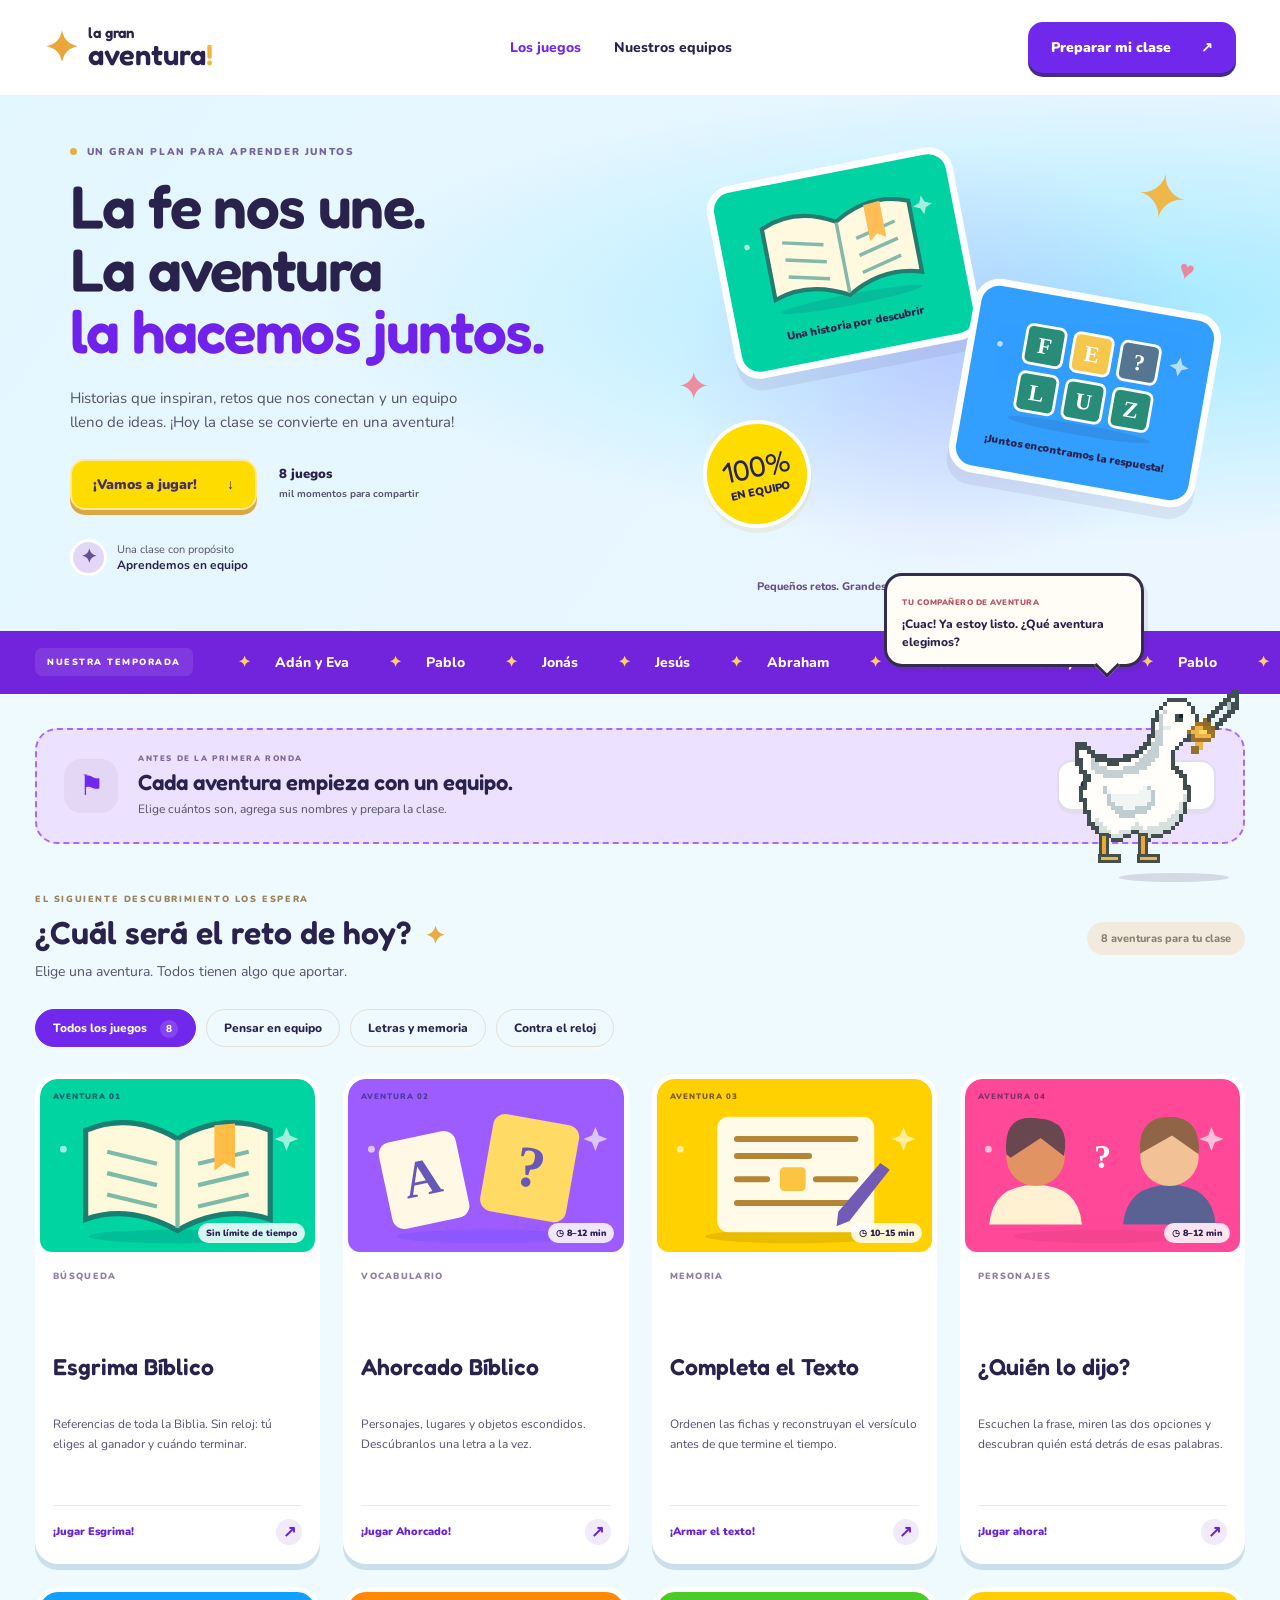
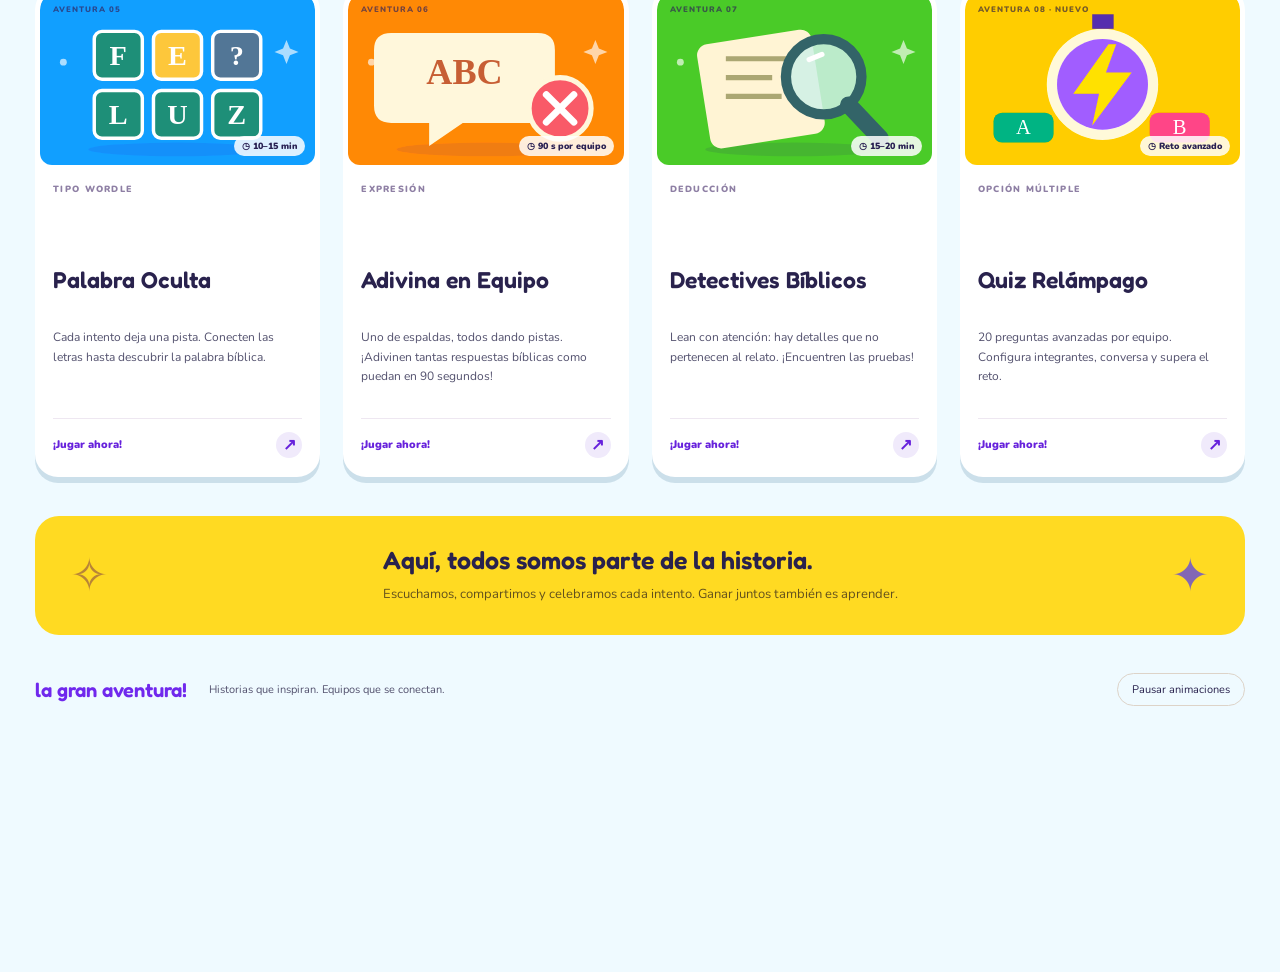
<file: index.html>
<!DOCTYPE html>
<html lang="es"><head><meta charset="utf-8"><meta name="viewport" content="width=device-width,initial-scale=1"><meta name="theme-color" content="#583cad"><title>La Gran Aventura · Aprendemos jugando</title><link rel="preconnect" href="https://fonts.googleapis.com"><link rel="preconnect" href="https://fonts.gstatic.com" crossorigin><link href="https://fonts.googleapis.com/css2?family=Fredoka:wght@500;600;700&family=Nunito:wght@400;600;700;800;900&display=swap" rel="stylesheet"><link rel="stylesheet" href="css/main.css"><script src="js/main.js" defer></script></head>
<body><a href="#juegos" class="skip">Saltar a los juegos</a><header class="topbar"><a href="index.html" class="brand" aria-label="La Gran Aventura, inicio"><span class="brand-star">✦</span><span>la gran<strong>aventura<span>!</span></strong></span></a><nav aria-label="Navegación principal"><a href="#juegos" class="nav-active">Los juegos</a><a href="#equipos">Nuestros equipos</a></nav><button class="button purple" data-setup>Preparar mi clase <span>↗</span></button></header>
<main><section class="hero"><div class="hero-copy"><p class="eyebrow"><span></span> UN GRAN PLAN PARA APRENDER JUNTOS</p><h1>La fe nos une.<br>La aventura<br><span>la hacemos juntos.</span></h1><p>Historias que inspiran, retos que nos conectan y un equipo<br class="desktop"> lleno de ideas. ¡Hoy la clase se convierte en una aventura!</p><div class="hero-actions"><a href="#juegos" class="button yellow">¡Vamos a jugar! <span>↓</span></a><span class="hero-note">8 juegos<br><b>mil momentos para compartir</b></span></div><div class="host"><span class="host-avatar">✦</span><span>Una clase con propósito<br><strong>Aprendemos en equipo</strong></span></div></div><div class="hero-art" aria-label="Ilustración de tarjetas de juegos y aventuras bíblicas" role="img"><span class="spark spark-one">✦</span><span class="spark spark-two">✦</span><span class="orbit"></span><div class="art-card art-book"><img src="img/esgrima.svg" alt=""><span>Una historia por descubrir</span></div><div class="art-card art-word"><img src="img/palabra-oculta.svg" alt=""><span>¡Juntos encontramos la respuesta!</span></div><div class="sticker">100%<br><b>EN EQUIPO</b></div><span class="tiny-heart">♥</span><span class="hero-caption">Pequeños retos. Grandes descubrimientos.</span></div></section>
<section class="season" aria-label="Personajes de esta temporada"><span class="season-label">NUESTRA TEMPORADA</span><div class="ticker"><div class="ticker-track"><div ><span><b>✦</b> Adán y Eva</span><span><b>✦</b> Pablo</span><span><b>✦</b> Jonás</span><span><b>✦</b> Jesús</span><span><b>✦</b> Abraham</span><span><b>✦</b> Daniel</span></div><div aria-hidden="true"><span><b>✦</b> Adán y Eva</span><span><b>✦</b> Pablo</span><span><b>✦</b> Jonás</span><span><b>✦</b> Jesús</span><span><b>✦</b> Abraham</span><span><b>✦</b> Daniel</span></div></div></div></section>
<section class="session-strip" id="equipos"><div class="session-icon">⚑</div><div><p class="eyebrow">ANTES DE LA PRIMERA RONDA</p><h2 id="session-title">Cada aventura empieza con un equipo.</h2><p id="session-summary">Elige la cantidad de equipos, ponles nombre y prepara la clase.</p></div><button class="button white" data-setup id="edit-teams">Crear equipos <span>＋</span></button><div id="team-chips" class="team-chips"></div></section>
<section class="games-section" id="juegos"><div class="section-heading"><div><p class="eyebrow">EL SIGUIENTE DESCUBRIMIENTO LOS ESPERA</p><h2>¿Cuál será el reto de hoy?<span>✦</span></h2><p>Elige una aventura. Todos tienen algo que aportar.</p></div><span class="catalog-count">8 aventuras para tu clase</span></div><div class="filters" role="group" aria-label="Filtrar juegos"><button class="active" data-filter="todos" aria-pressed="true">Todos los juegos <span>8</span></button><button data-filter="equipo" aria-pressed="false">Pensar en equipo</button><button data-filter="palabras" aria-pressed="false">Letras y memoria</button><button data-filter="rapidez" aria-pressed="false">Contra el reloj</button></div><div class="game-grid"><article class="game-card" data-category="rapidez" style="--accent:#00cda0;--delay:55ms"><div class="game-art"><span class="game-number">AVENTURA 01</span><img src="img/esgrima.svg" alt="" width="320" height="180"><span class="time">Sin límite de tiempo</span></div><div class="game-content"><p class="game-type">Búsqueda</p><h3>Esgrima Bíblico</h3><p>Referencias de toda la Biblia. Sin reloj: tú eliges al ganador y cuándo terminar.</p><a class="game-open" href="pages/esgrima.html">¡Jugar Esgrima! <span>↗</span></a></div></article><article class="game-card" data-category="palabras" style="--accent:#9860ff;--delay:110ms"><div class="game-art"><span class="game-number">AVENTURA 02</span><img src="img/ahorcado.svg" alt="" width="320" height="180"><span class="time">◷ 8–12 min</span></div><div class="game-content"><p class="game-type">Vocabulario</p><h3>Ahorcado Bíblico</h3><p>Personajes, lugares y objetos escondidos. Descúbranlos una letra a la vez.</p><a class="game-open" href="pages/ahorcado.html">¡Jugar Ahorcado! <span>↗</span></a></div></article><article class="game-card" data-category="palabras" style="--accent:#ffd000;--delay:165ms"><div class="game-art"><span class="game-number">AVENTURA 03</span><img src="img/completa.svg" alt="" width="320" height="180"><span class="time">◷ 10–15 min</span></div><div class="game-content"><p class="game-type">Memoria</p><h3>Completa el Texto</h3><p>Ordenen las fichas y reconstruyan el versículo antes de que termine el tiempo.</p><a class="game-open" href="pages/completa.html">¡Armar el texto! <span>↗</span></a></div></article><article class="game-card" data-category="equipo" style="--accent:#ff4e93;--delay:220ms"><div class="game-art"><span class="game-number">AVENTURA 04</span><img src="img/quien-dijo.svg" alt="" width="320" height="180"><span class="time">◷ 8–12 min</span></div><div class="game-content"><p class="game-type">Personajes</p><h3>¿Quién lo dijo?</h3><p>Escuchen la frase, miren las dos opciones y descubran quién está detrás de esas palabras.</p><a class="game-open" href="pages/quien-dijo.html">¡Jugar ahora! <span>↗</span></a></div></article><article class="game-card" data-category="palabras" style="--accent:#219cff;--delay:275ms"><div class="game-art"><span class="game-number">AVENTURA 05</span><img src="img/palabra-oculta.svg" alt="" width="320" height="180"><span class="time">◷ 10–15 min</span></div><div class="game-content"><p class="game-type">Tipo Wordle</p><h3>Palabra Oculta</h3><p>Cada intento deja una pista. Conecten las letras hasta descubrir la palabra bíblica.</p><a class="game-open" href="pages/palabra-oculta.html">¡Jugar ahora! <span>↗</span></a></div></article><article class="game-card" data-category="rapidez" style="--accent:#ff8b19;--delay:330ms"><div class="game-art"><span class="game-number">AVENTURA 06</span><img src="img/prohibida.svg" alt="" width="320" height="180"><span class="time">◷ 90 s por equipo</span></div><div class="game-content"><p class="game-type">Expresión</p><h3>Adivina en Equipo</h3><p>Uno de espaldas, todos dando pistas. ¡Adivinen tantas respuestas bíblicas como puedan en 90 segundos!</p><a class="game-open" href="pages/prohibida.html">¡Jugar ahora! <span>↗</span></a></div></article><article class="game-card" data-category="equipo" style="--accent:#56c638;--delay:385ms"><div class="game-art"><span class="game-number">AVENTURA 07</span><img src="img/detectives.svg" alt="" width="320" height="180"><span class="time">◷ 15–20 min</span></div><div class="game-content"><p class="game-type">Deducción</p><h3>Detectives Bíblicos</h3><p>Lean con atención: hay detalles que no pertenecen al relato. ¡Encuentren las pruebas!</p><a class="game-open" href="pages/detectives.html">¡Jugar ahora! <span>↗</span></a></div></article><article class="game-card" data-category="rapidez" style="--accent:#ffcc00;--delay:440ms"><div class="game-art"><span class="game-number">AVENTURA 08 · NUEVO</span><img src="img/quiz.svg" alt="" width="320" height="180"><span class="time">◷ Reto avanzado</span></div><div class="game-content"><p class="game-type">OPCIÓN MÚLTIPLE</p><h3>Quiz Relámpago</h3><p>20 preguntas avanzadas por equipo. Configura integrantes, conversa y supera el reto.</p><a class="game-open" href="pages/quiz.html">¡Jugar ahora! <span>↗</span></a></div></article></div></section>
<section class="closing"><span>✧</span><div><h2>Aquí, todos somos parte de la historia.</h2><p>Escuchamos, compartimos y celebramos cada intento. Ganar juntos también es aprender.</p></div><span>✦</span></section></main><footer><a class="footer-brand" href="index.html">la gran aventura!</a><p>Historias que inspiran. Equipos que se conectan.</p><button id="motion" aria-pressed="false">Pausar animaciones</button><span id="save-status" role="status"></span></footer>
<aside id="zona-personaje" aria-label="Compañero de aventura"><div id="globo-dialogo" class="globo"><span>TU COMPAÑERO DE AVENTURA</span><p id="frase-personaje">¡Cuac! Ya estoy listo. ¿Qué aventura elegimos?</p></div><div id="pato-cajas" role="img" aria-label="Pato aventurero de píxeles"></div><div class="sprite-shadow"></div></aside>
<dialog id="setup-dialog" aria-labelledby="setup-title"><button class="close" data-close aria-label="Cerrar">×</button><p class="eyebrow">PREPARAMOS LA AVENTURA</p><h2 id="setup-title">Un lugar para todos.</h2><p class="dialog-intro">Crea entre 2 y 8 equipos. Solo necesitas el nombre de cada grupo.</p><form id="setup-form"><div class="form-row"><label>¿Cuántos equipos?<select id="team-count"><option value="2" >2 equipos</option><option value="3" >3 equipos</option><option value="4" >4 equipos</option><option value="5" selected>5 equipos</option><option value="6" >6 equipos</option><option value="7" >7 equipos</option><option value="8" >8 equipos</option></select></label><label>Rondas por juego<input id="round-count" type="number" min="1" max="30" value="5" required></label></div><div id="team-fields"></div><p class="form-hint">El mismo equipo puede conversar y decidir junto durante los juegos.</p><button type="submit" class="button purple full">Guardar equipos y continuar <span>→</span></button></form></dialog>
<dialog id="game-dialog" aria-labelledby="game-title"><button class="close" data-close aria-label="Cerrar">×</button><img id="game-detail-image" class="detail-image" alt=""><p class="eyebrow" id="game-type"></p><h2 id="game-title"></h2><p id="game-rules" class="dialog-intro"></p><dl><dt>¿Quién participa?</dt><dd id="game-turn"></dd><dt>Puntuación propuesta</dt><dd id="game-score"></dd></dl><div class="notice"><b>Estamos preparando los retos.</b><p>Ya puedes configurar tu clase y usar el panel de turnos y puntos. Las preguntas y tableros interactivos se añadirán después.</p></div><button id="open-board" class="button purple full">Abrir panel del profesor <span>→</span></button></dialog>
<dialog id="board-dialog" aria-labelledby="board-title"><button class="close" data-close aria-label="Cerrar">×</button><p class="eyebrow">PANEL DEL PROFESOR · CONTROL MANUAL</p><h2 id="board-title"></h2><p id="board-round"></p><div class="turn-banner"><span>AHORA PARTICIPA</span><strong id="active-team"></strong><p id="active-member"></p></div><div id="scoreboard"></div><div class="board-controls"><button id="undo" class="button white">↶ Deshacer</button><button id="next-turn" class="button purple">Siguiente turno →</button></div><p class="form-hint" id="board-help"></p><button id="restart-game" class="text-button">Reiniciar turnos y puntos de este juego</button></dialog><div class="sr-only" id="announcement" role="status" aria-live="polite"></div></body></html>
</file>
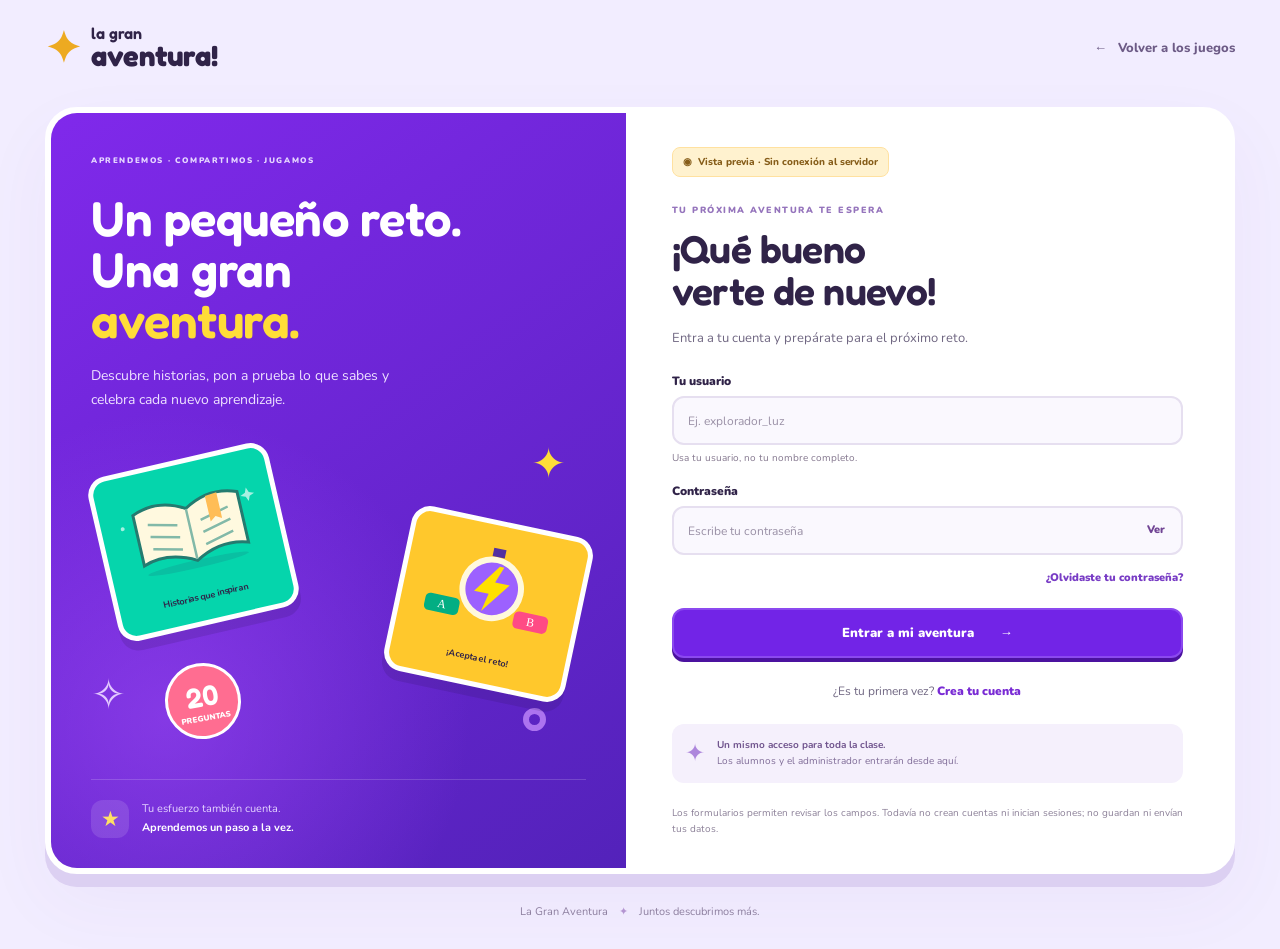
<file: pages/acceso.html>
<!DOCTYPE html>
<html lang="es"><head><meta charset="UTF-8"><meta name="viewport" content="width=device-width, initial-scale=1"><meta name="theme-color" content="#6e24e7"><title>Iniciar sesión · La Gran Aventura</title><link rel="preconnect" href="https://fonts.googleapis.com"><link rel="preconnect" href="https://fonts.gstatic.com" crossorigin><link href="https://fonts.googleapis.com/css2?family=Fredoka:wght@500;600;700&family=Nunito:wght@400;600;700;800;900&display=swap" rel="stylesheet"><link rel="stylesheet" href="../css/acceso.css"><script src="../js/acceso.js" defer></script></head>
<body class="page-login"><a class="skip" href="#access">Saltar al formulario</a><header class="access-header"><a class="brand" href="../index.html" aria-label="La Gran Aventura, inicio"><span class="brand-symbol" aria-hidden="true">✦</span><span>la gran<strong>aventura!</strong></span></a><a class="back" href="../index.html"><span aria-hidden="true">←</span> Volver a los juegos</a></header>
<main class="access-shell"><aside class="adventure-panel" aria-label="Bienvenida a La Gran Aventura"><span class="panel-tag">APRENDEMOS · COMPARTIMOS · JUGAMOS</span><h2>Un pequeño reto.<br>Una gran<br><em>aventura.</em></h2><p>Descubre historias, pon a prueba lo que sabes y celebra cada nuevo aprendizaje.</p><div class="illustration" aria-hidden="true"><span class="spark s1">✦</span><span class="spark s2">✧</span><span class="circle"></span><div class="mini-card book"><img src="../img/esgrima.svg" alt=""><b>Historias que inspiran</b></div><div class="mini-card quiz"><img src="../img/quiz.svg" alt=""><b>¡Acepta el reto!</b></div><span class="badge">20<br><small>PREGUNTAS</small></span></div><div class="panel-bottom"><span aria-hidden="true">★</span><p>Tu esfuerzo también cuenta.<br><strong>Aprendemos un paso a la vez.</strong></p></div></aside>
<section class="form-panel" id="access"><div class="prototype"><span aria-hidden="true">◉</span> Vista previa · Sin conexión al servidor</div><p class="step-label">TU PRÓXIMA AVENTURA TE ESPERA</p><h1>¡Qué bueno<br>verte de nuevo!</h1><p class="lead">Entra a tu cuenta y prepárate para el próximo reto.</p><form id="access-form" method="post" data-mode="login" novalidate>
<div class="field"><label for="username">Tu usuario</label><div class="input-wrap"><input id="username" name="username" type="text" autocomplete="username" placeholder="Ej. explorador_luz" maxlength="24" required aria-describedby="username-help username-error" autocapitalize="none" spellcheck="false"></div><p id="username-help" class="field-help">Usa tu usuario, no tu nombre completo.</p><p id="username-error" class="field-error"></p></div>
<div class="field"><label for="password">Contraseña</label><div class="input-wrap"><input id="password" name="password" type="password" autocomplete="current-password" placeholder="Escribe tu contraseña" maxlength="128" required aria-describedby="password-help password-error" ><button class="reveal-password" type="button" data-toggle="password" aria-label="Mostrar contraseña" aria-pressed="false">Ver</button></div><p id="password-help" class="field-help"></p><p id="password-error" class="field-error"></p></div>
<div class="form-links"><a href="recuperar.html">¿Olvidaste tu contraseña?</a></div><button class="submit" type="submit" disabled>Entrar a mi aventura <span aria-hidden="true">→</span></button><p id="form-status" class="form-status" role="status" tabindex="-1"></p></form><p class="switch-form">¿Es tu primera vez? <a href="registro.html">Crea tu cuenta</a></p><div class="access-note"><span aria-hidden="true">✦</span><p><strong>Un mismo acceso para toda la clase.</strong><br>Los alumnos y el administrador entrarán desde aquí.</p></div><p class="prototype-detail">Los formularios permiten revisar los campos. Todavía no crean cuentas ni inician sesiones; no guardan ni envían tus datos.</p></section></main><footer>La Gran Aventura <span>✦</span> Juntos descubrimos más.</footer><noscript><p class="noscript">Activa JavaScript para probar la validación del formulario. El acceso real aún no está conectado.</p></noscript></body></html>
</file>
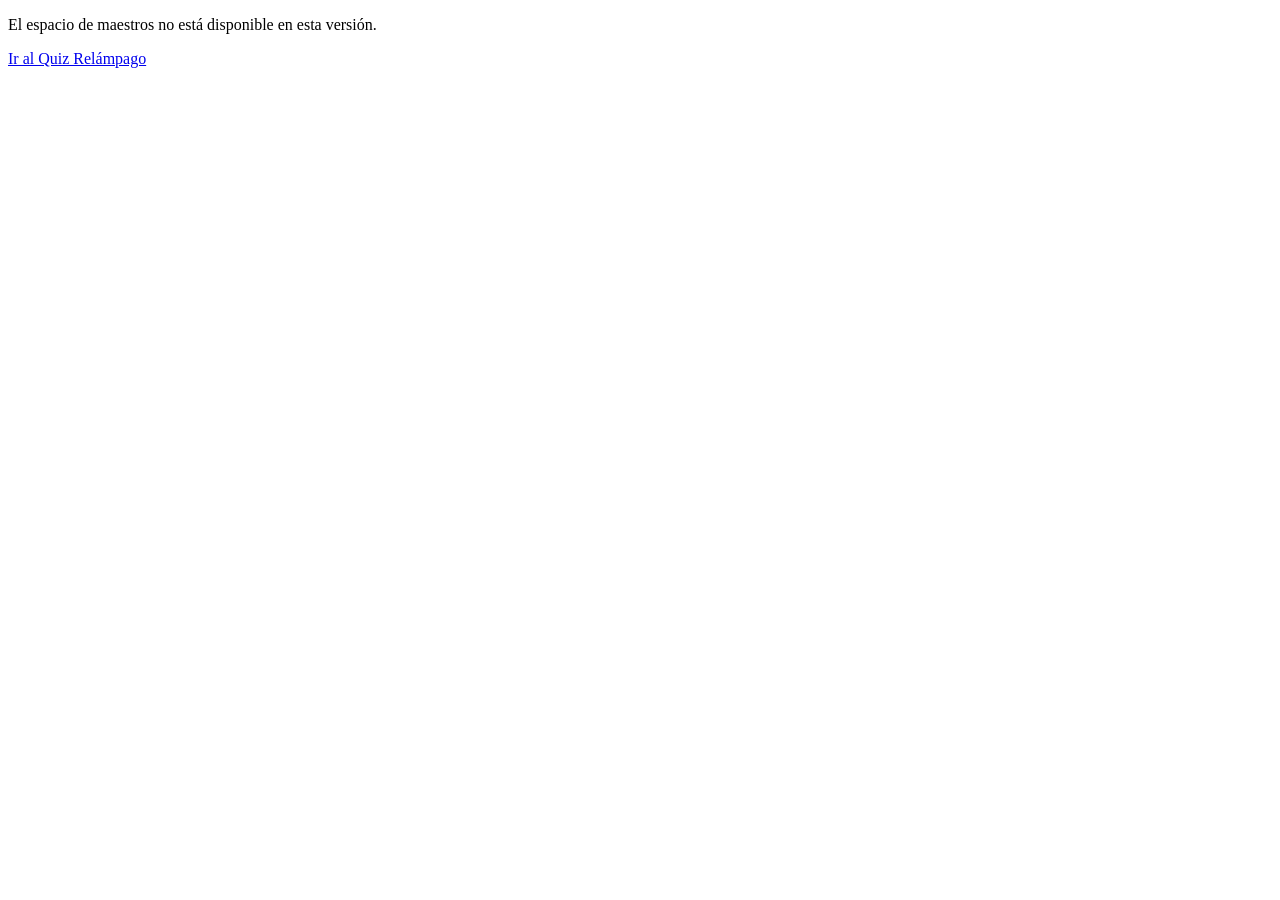
<file: pages/administrador.html>
<!DOCTYPE html><html lang="es"><head><meta charset="utf-8"><meta name="viewport" content="width=device-width,initial-scale=1"><title>La Gran Aventura</title></head><body><p>El espacio de maestros no está disponible en esta versión.</p><a href="quiz.html">Ir al Quiz Relámpago</a></body></html>
</file>
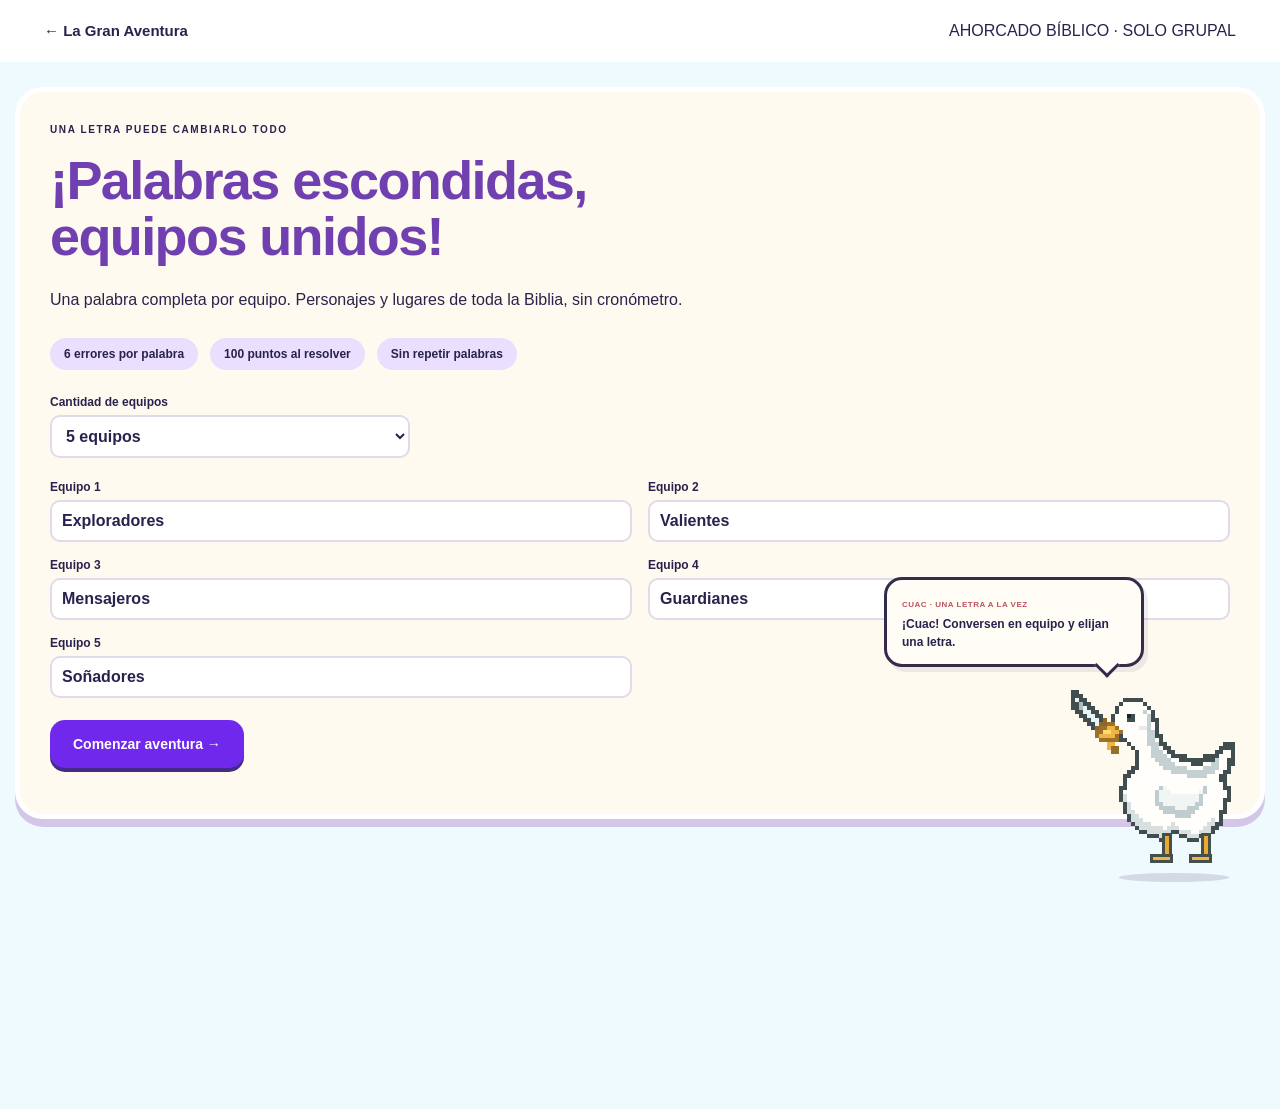
<file: pages/ahorcado.html>
<!DOCTYPE html><html lang="es"><head><meta charset="utf-8"><meta name="viewport" content="width=device-width,initial-scale=1"><title>Ahorcado Bíblico · La Gran Aventura</title><link rel="stylesheet" href="../css/main.css"><link rel="stylesheet" href="../css/ahorcado.css"><script src="../js/ahorcado-data.js" defer></script><script src="../js/ahorcado-core.js" defer></script><script src="../js/ahorcado.js" defer></script></head><body><header class="topbar"><a class="brand" href="../index.html">← La Gran Aventura</a><span>AHORCADO BÍBLICO · SOLO GRUPAL</span></header><main class="hang-shell"><section id="setup"><p class="eyebrow">UNA LETRA PUEDE CAMBIARLO TODO</p><h1>¡Palabras escondidas,<br>equipos unidos!</h1><p>Una palabra completa por equipo. Personajes y lugares de toda la Biblia, sin cronómetro.</p><div class="rules"><span>6 errores por palabra</span><span>100 puntos al resolver</span><span>Sin repetir palabras</span></div><form id="setup-form"><label>Cantidad de equipos<select id="count"><option value="2" >2 equipos</option><option value="3" >3 equipos</option><option value="4" >4 equipos</option><option value="5" selected>5 equipos</option><option value="6" >6 equipos</option><option value="7" >7 equipos</option><option value="8" >8 equipos</option></select></label><div id="teams"></div><p id="error" role="alert"></p><button class="button purple" type="submit">Comenzar aventura →</button></form><div id="resume-box" class="notice" hidden><p>Hay una partida guardada en este navegador.</p><button id="resume" class="button white">Continuar partida</button></div></section>
<section id="play" hidden><div class="turn-row"><div><p class="eyebrow" id="round"></p><h1 id="team"></h1></div><button class="button yellow" id="last" aria-pressed="false">⚑ Última ronda</button></div><p id="last-info" class="notice" hidden></p><div class="play-layout"><div class="scene" id="scene"><span class="scene-tag" id="errors"></span><svg viewBox="0 0 300 300" role="img" aria-label="Muñeco del ahorcado: seis partes para seis errores"><path class="gallows" d="M30 275H170M70 275V25H200V55"/><path class="rope" d="M200 55V78"/><g id="doll"><circle data-part="1" cx="200" cy="98" r="20"/><path data-part="2" d="M200 119V184"/><path data-part="3" d="M200 135L168 158"/><path data-part="4" d="M200 135L232 158"/><path data-part="5" d="M200 184L173 227"/><path data-part="6" d="M200 184L227 227"/></g></svg><div id="scene-fx" aria-hidden="true"></div></div><div class="word-panel"><span class="category" id="category"></span><p id="word-hint" class="word-hint"></p><div id="word" aria-label="Palabra por descubrir"></div><p class="accent-note">Las tildes se descubren con su vocal. La Ñ tiene su propia tecla.</p><p id="feedback" class="feedback" role="status" aria-live="polite">Elige una letra para comenzar.</p><div id="keyboard" aria-label="Teclado de letras"></div><div id="answer" hidden><strong id="solution"></strong><p id="reference"></p></div><button id="next" class="button purple" hidden>Siguiente equipo →</button></div></div><div class="bottom-controls"><button id="leave" class="text-button">Guardar y volver</button><button id="motion" class="text-button" aria-pressed="false">Pausar animaciones</button></div></section>
<section id="results" hidden><p class="eyebrow">TODOS TUVIERON SU OPORTUNIDAD</p><h1>¡Ronda completada!</h1><p id="result-summary"></p><div id="podium"></div><button id="new-game" class="button purple">Preparar otra partida</button></section><section id="scores-section" hidden><h2>Marcador</h2><div id="scores"></div><details><summary>Palabras jugadas por cada equipo</summary><ol id="history"></ol></details></section><p id="storage-status" role="status"></p></main><div id="duck-dock"><aside id="zona-personaje" aria-label="Pato compañero de Ahorcado Bíblico"><div id="globo-dialogo" class="globo"><span>CUAC · UNA LETRA A LA VEZ</span><p id="frase-personaje">¡Cuac! Conversen en equipo y elijan una letra.</p></div><div id="pato-cajas" role="img" aria-label="Pato aventurero de píxeles"></div><div class="sprite-shadow"></div></aside></div><script src="../js/pato-ahorcado.js"></script></body></html>
</file>
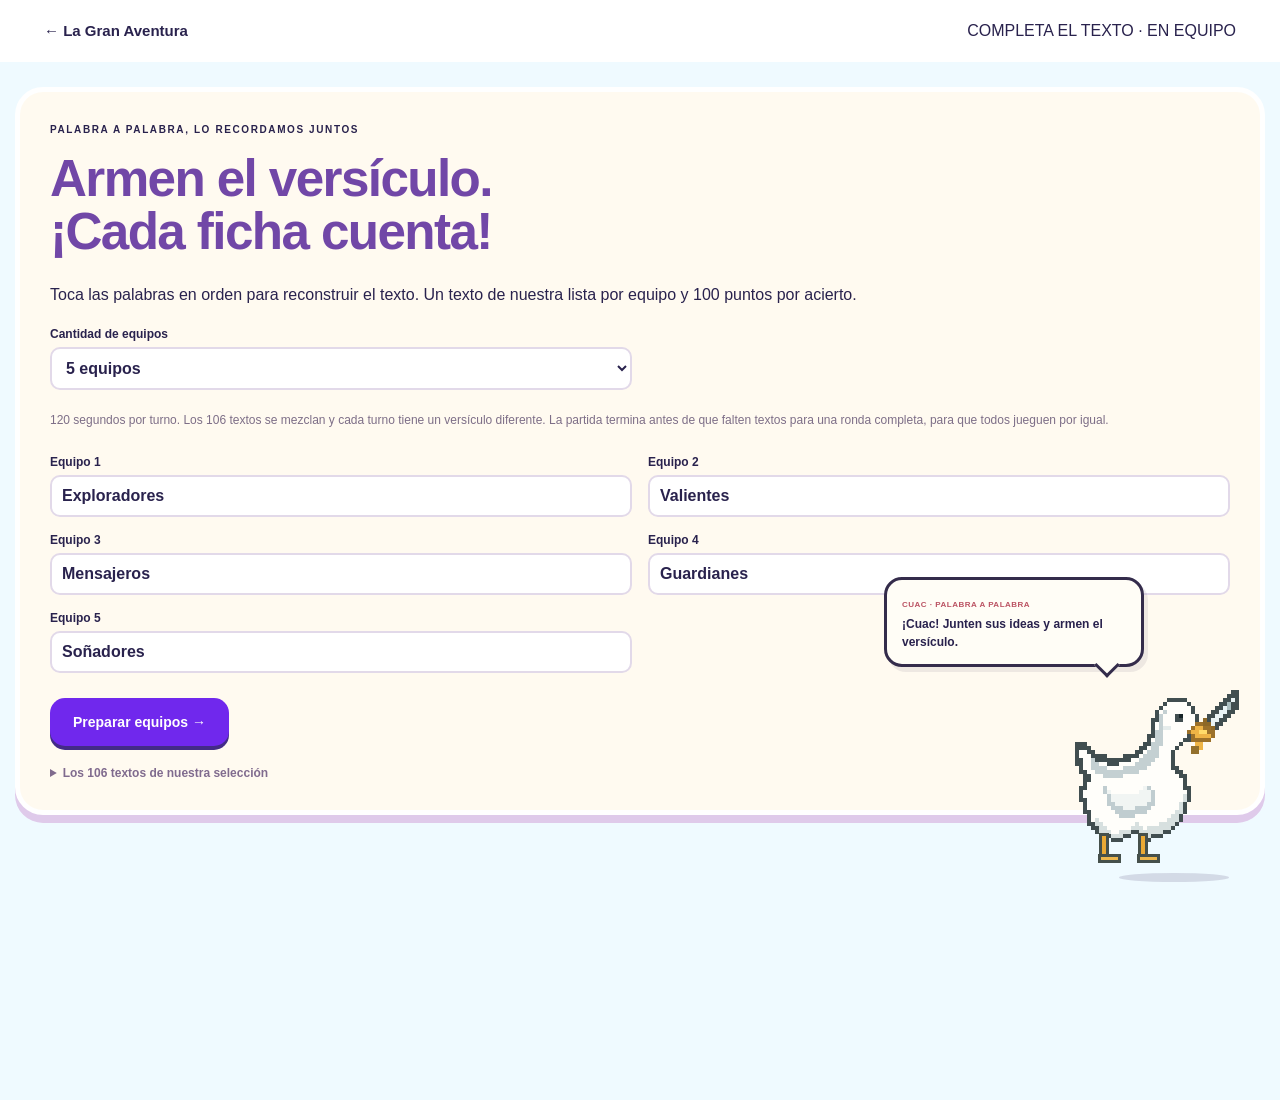
<file: pages/completa.html>
<!DOCTYPE html><html lang="es"><head><meta charset="utf-8"><meta name="viewport" content="width=device-width,initial-scale=1"><title>Completa el Texto · La Gran Aventura</title><link rel="stylesheet" href="../css/main.css"><link rel="stylesheet" href="../css/completa.css"><script src="../js/completa-data.js" defer></script><script src="../js/completa-core.js" defer></script><script src="../js/completa.js" defer></script></head><body><header class="topbar"><a href="../index.html" class="brand">← La Gran Aventura</a><span>COMPLETA EL TEXTO · EN EQUIPO</span></header><main class="arrange-shell"><section id="setup"><p class="eyebrow">PALABRA A PALABRA, LO RECORDAMOS JUNTOS</p><h1>Armen el versículo.<br>¡Cada ficha cuenta!</h1><p>Toca las palabras en orden para reconstruir el texto. Un texto de nuestra lista por equipo y 100 puntos por acierto.</p><form id="setup-form"><div class="form-row"><label>Cantidad de equipos<select id="count"><option value="2" >2 equipos</option><option value="3" >3 equipos</option><option value="4" >4 equipos</option><option value="5" selected>5 equipos</option><option value="6" >6 equipos</option><option value="7" >7 equipos</option><option value="8" >8 equipos</option></select></label></div><p class="help">120 segundos por turno. Los 106 textos se mezclan y cada turno tiene un versículo diferente. La partida termina antes de que falten textos para una ronda completa, para que todos jueguen por igual.</p><div id="teams"></div><p id="error" role="alert"></p><button class="button purple" type="submit">Preparar equipos →</button></form><div class="notice" id="resume-box" hidden><p>Hay una partida guardada en este navegador.</p><button id="resume" class="button white">Continuar partida</button></div></section>
<section id="play" hidden><div class="round-top"><div><p id="round" class="eyebrow"></p><h1 id="team"></h1></div><div class="turn-controls"><span id="timer" role="timer" aria-label="Segundos restantes"></span><button id="last" class="button yellow" aria-pressed="false">⚑ Último turno</button></div></div><p id="last-info" class="notice" hidden></p><progress id="time-bar" max="120" value="120" aria-label="Tiempo restante"></progress><div id="ready" class="ready-card"><p class="eyebrow">ANTES DE EMPEZAR</p><h2>¿Equipo preparado?</h2><p id="ready-info"></p><button class="button purple" id="start">Mostrar las fichas e iniciar el reloj →</button></div>
<div id="board" hidden><div class="verse-heading"><span id="verse-reference" class="reference-tag"></span><p id="lesson"></p></div><p class="step-label">1. TU VERSÍCULO · TOCA UNA FICHA PARA DEVOLVERLA</p><div id="assembled" class="assembled" aria-label="Palabras elegidas en orden"></div><div class="tile-tools"><span id="counter"></span><button id="undo" type="button">↶ Quitar la última</button><button id="clear" type="button">Vaciar</button></div><p class="step-label">2. BANCO DE PALABRAS · TOCA PARA AÑADIR</p><div id="tiles" class="tiles" aria-label="Palabras disponibles"></div><div class="check-row"><button id="check" class="button purple">Comprobar texto ✓</button><button id="pause" class="button white">Pausar</button></div><p class="help">Puedes corregir el orden mientras quede tiempo. Las fichas con la misma palabra son intercambiables.</p></div><div id="paused" class="ready-card" hidden><h2>La aventura está en pausa.</h2><p>Continuaremos con el tiempo que quedaba.</p><button id="unpause" class="button purple">Continuar →</button></div><div id="feedback" role="status" aria-live="polite"></div><div id="solution" hidden><h2 id="solution-title"></h2><p id="solution-text"></p><p id="solution-reference"></p><button id="next" class="button purple">Siguiente equipo →</button></div><div class="bottom-controls"><button id="leave" class="text-button">Guardar y volver</button><button id="motion" class="text-button" aria-pressed="false">Pausar animaciones del pato</button></div></section>
<section id="results" hidden><p class="eyebrow">TODOS JUGARON LA MISMA CANTIDAD</p><h1>¡Textos unidos,<br>equipos unidos!</h1><p id="result-summary"></p><div id="podium"></div><button id="new-game" class="button purple">Preparar otra partida</button></section><section id="scores-section" hidden><h2>Marcador</h2><div id="scores"></div><details><summary>Historial de versículos</summary><ol id="history"></ol></details></section><p id="storage-status" role="status"></p><details class="collection-note"><summary>Los 106 textos de nuestra selección</summary><p>Incluye los 100 pasajes de tu lista y los 8 textos obligatorios originales. Juan 14:6 e Isaías 6:8 aparecen en ambas listas y se incluyen una sola vez: 106 textos en total.</p><p>Se conserva la redacción que proporcionaste, sin sustituirla por otra versión. Los pasajes abreviados están señalados como fragmentos; solo hay que ordenar las palabras incluidas. Los pasajes que abarcan varios versículos cuentan como un único turno.</p></details></main><div id="duck-dock"><aside id="zona-personaje" aria-label="Pato compañero de Completa el Texto"><div id="globo-dialogo" class="globo"><span>CUAC · PALABRA A PALABRA</span><p id="frase-personaje">¡Cuac! Junten sus ideas y armen el versículo.</p></div><div id="pato-cajas" role="img" aria-label="Pato aventurero de píxeles"></div><div class="sprite-shadow"></div></aside></div><script src="../js/pato-completa.js"></script></body></html>
</file>
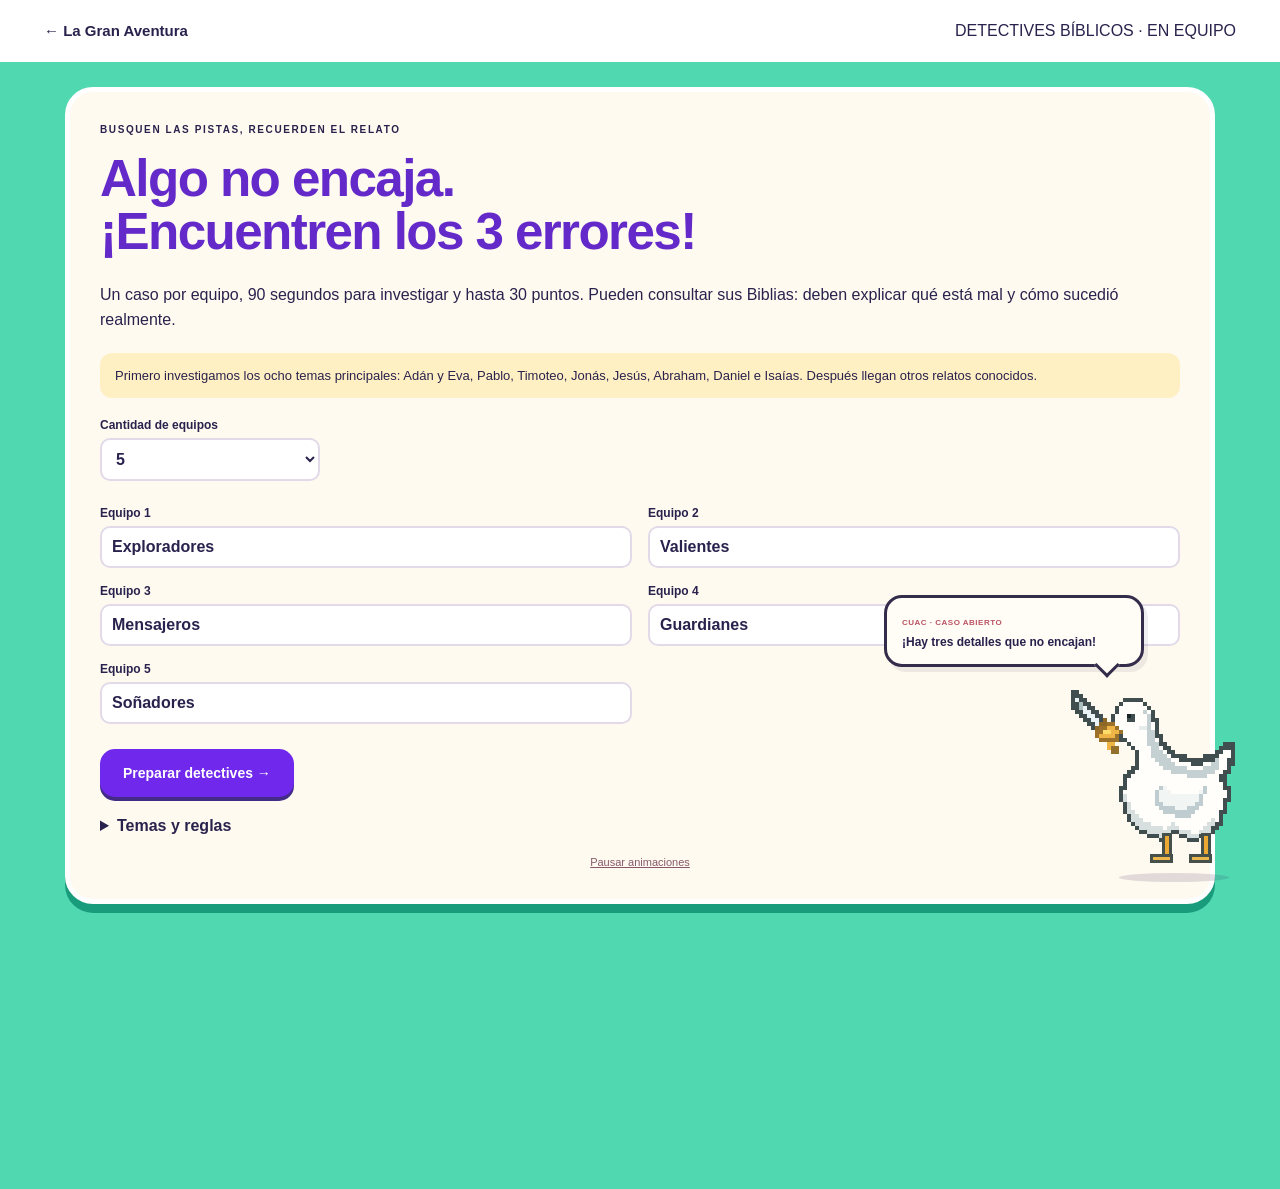
<file: pages/detectives.html>
<!doctype html><html lang="es"><head><meta charset="utf-8"><meta name="viewport" content="width=device-width,initial-scale=1"><title>Detectives Bíblicos · La Gran Aventura</title><link rel="stylesheet" href="../css/main.css"><link rel="stylesheet" href="../css/completa.css"><link rel="stylesheet" href="../css/detectives.css"><script defer src="../js/detectives-data.js"></script><script defer src="../js/detectives-core.js"></script><script defer src="../js/detectives.js"></script></head><body><header class="topbar"><a class="brand" href="../index.html">← La Gran Aventura</a><span>DETECTIVES BÍBLICOS · EN EQUIPO</span></header><main class="arrange-shell">
<section id="setup"><p class="eyebrow">BUSQUEN LAS PISTAS, RECUERDEN EL RELATO</p><h1>Algo no encaja.<br>¡Encuentren los 3 errores!</h1><p>Un caso por equipo, 90 segundos para investigar y hasta 30 puntos. Pueden consultar sus Biblias: deben explicar qué está mal y cómo sucedió realmente.</p><div class="notice">Primero investigamos los ocho temas principales: Adán y Eva, Pablo, Timoteo, Jonás, Jesús, Abraham, Daniel e Isaías. Después llegan otros relatos conocidos.</div><form id="setup-form"><label>Cantidad de equipos<select id="count"><option>2</option><option>3</option><option>4</option><option selected>5</option><option>6</option><option>7</option><option>8</option></select></label><div id="teams"></div><p id="error" role="alert"></p><button class="button purple">Preparar detectives →</button></form><div id="resume-box" class="notice" hidden><p>Hay una investigación guardada.</p><button id="resume" class="button white">Continuar partida</button></div></section>
<section id="play" hidden><div class="round-top"><div><p id="round" class="eyebrow"></p><h1 id="team"></h1></div><div class="turn-controls"><span id="timer" role="timer" aria-label="Segundos restantes">90 s</span><button id="last" class="button yellow" aria-pressed="false">⚑ Última ronda</button></div></div><p id="last-info" class="notice" hidden></p><progress id="time-bar" max="90" value="90" aria-label="Tiempo restante"></progress><div id="ready" class="ready-card"><h2>¡Biblias e ideas listas!</h2><p>El reloj empieza al abrir el caso. Encuentren tres errores y preparen las correcciones para el maestro.</p><button id="start" class="button purple">Abrir caso →</button></div>
<div id="case-board" hidden><span id="topic" class="reference-tag"></span><h2 id="case-title"></h2><p class="warning">EXPEDIENTE CON 3 ERRORES INTENCIONALES · NO ES UNA CITA BÍBLICA</p><p id="story"></p><div class="case-controls"><button id="reveal" class="button purple">Maestro: revelar solución</button><button id="pause" class="button white">Pausar y ocultar</button></div><p class="help">Antes de revelar, el equipo debe explicar sus tres correcciones en voz alta. El maestro evalúa las respuestas.</p></div><div id="paused" class="ready-card" hidden><h2>Investigación en pausa</h2><button id="unpause" class="button purple">Continuar →</button></div><p id="feedback" role="status" aria-live="polite"></p>
<section id="review" hidden><h2>Solución del caso</h2><p id="reference"></p><p>Maestro: marca únicamente las correcciones que el equipo explicó correctamente antes de ver la solución.</p><div id="corrections"></div><button id="award" class="button purple">Guardar puntuación</button></section><div id="end" class="ready-card" hidden><h2>¡Caso cerrado!</h2><p id="turn-summary"></p><button id="next" class="button purple">Preparar siguiente equipo →</button></div><button id="leave" class="text-button">Guardar y volver</button></section>
<section id="results" hidden><p class="eyebrow">JUNTOS DESCUBRIMOS LA VERDAD DEL RELATO</p><h1>¡Investigación completada!</h1><p id="result-summary"></p><div id="podium"></div><button id="new-game" class="button purple">Preparar otra partida</button></section><section id="scores-section" hidden><h2>Marcador</h2><div id="scores"></div><details><summary>Casos investigados</summary><ol id="history"></ol></details></section><details><summary>Temas y reglas</summary><p>32 casos: 24 de los ocho temas principales y 8 de otros relatos conocidos. Cada tema principal tiene tres casos. Timoteo e Isaías incluyen episodios y enseñanzas. Las frases incorrectas fueron redactadas para el juego; la solución señala las correcciones y sus referencias.</p><p>10 puntos por cada error identificado y corregido, hasta 30 por caso. El reloj no otorga ni quita puntos por sí solo. Cada caso aparece una sola vez. Última ronda termina después de que todos hayan jugado; también se cierra antes de empezar una ronda sin casos suficientes.</p></details><p id="storage-status" role="status"></p><button id="motion" class="text-button" aria-pressed="false">Pausar animaciones del pato</button></main>
<div id="duck-dock"><aside id="zona-personaje" aria-label="Pato detective"><div id="globo-dialogo" class="globo"><span>CUAC · CASO ABIERTO</span><p id="frase-personaje">¡Hay tres detalles que no encajan!</p></div><div id="pato-cajas" role="img" aria-label="Pato aventurero de píxeles"></div><div class="sprite-shadow"></div></aside></div><script src="../js/pato-detectives.js"></script></body></html>
</file>
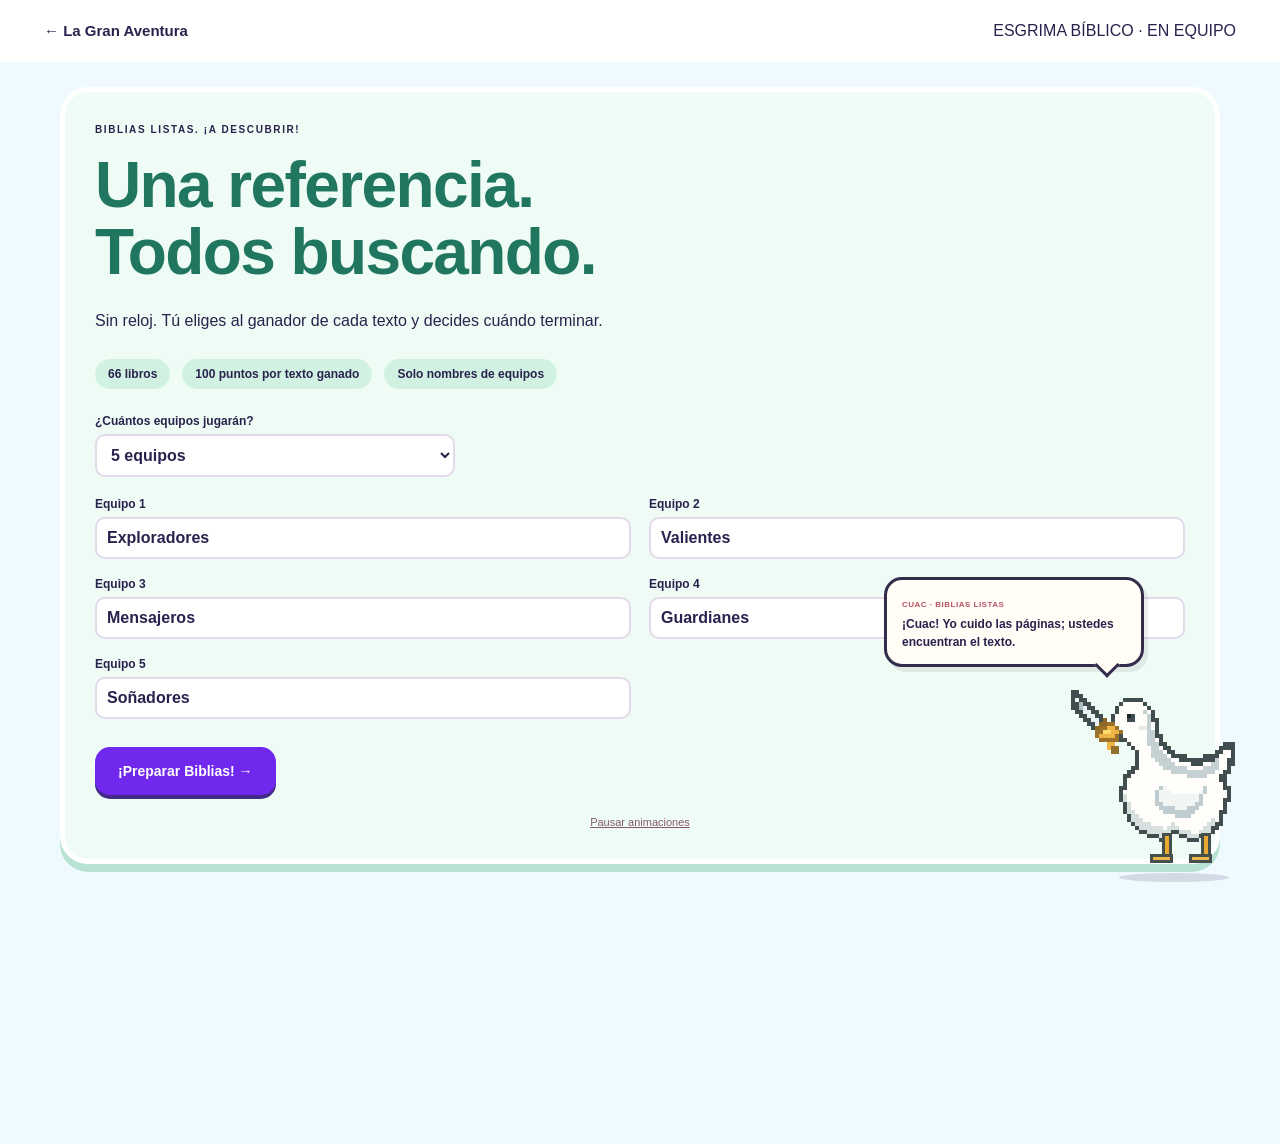
<file: pages/esgrima.html>
<!DOCTYPE html><html lang="es"><head><meta charset="utf-8"><meta name="viewport" content="width=device-width,initial-scale=1"><meta name="theme-color" content="#128d77"><title>Esgrima Bíblico · La Gran Aventura</title><link rel="stylesheet" href="../css/main.css"><link rel="stylesheet" href="../css/esgrima.css"><script src="../js/esgrima-data.js" defer></script><script src="../js/esgrima.js" defer></script></head><body><header class="topbar"><a href="../index.html" class="brand">← La Gran Aventura</a><span>ESGRIMA BÍBLICO · EN EQUIPO</span></header><main class="sword-shell"><section id="setup"><p class="eyebrow">BIBLIAS LISTAS. ¡A DESCUBRIR!</p><h1>Una referencia.<br>Todos buscando.</h1><p>Sin reloj. Tú eliges al ganador de cada texto y decides cuándo terminar.</p><div class="sword-tags"><span>66 libros</span><span>100 puntos por texto ganado</span><span>Solo nombres de equipos</span></div><form id="team-form"><label for="count">¿Cuántos equipos jugarán?<select id="count"><option value="2" >2 equipos</option><option value="3" >3 equipos</option><option value="4" >4 equipos</option><option value="5" selected>5 equipos</option><option value="6" >6 equipos</option><option value="7" >7 equipos</option><option value="8" >8 equipos</option></select></label><div id="team-inputs"></div><p id="error" role="alert"></p><button class="button purple" type="submit">¡Preparar Biblias! →</button></form><div id="resume-box" class="notice" hidden><p>Hay una partida guardada en este navegador.</p><button id="resume" class="button white">Continuar partida</button></div></section>
<section id="play" hidden><div class="round-heading"><span id="round-number" class="eyebrow"></span><button id="last" class="button yellow" aria-pressed="false">⚑ Último versículo</button></div><div class="reference-card"><p id="reference-label">ENCUENTREN ESTA REFERENCIA</p><h1 id="reference" tabindex="-1"></h1><p id="last-note" hidden>Este es el último texto. Al elegir ganador o anularlo, veremos los resultados.</p></div><p id="round-status" role="status">Selecciona al equipo que encontró y leyó correctamente el texto.</p><h2>¿Qué equipo ganó?</h2><div id="winner-buttons"></div><div class="round-actions"><button id="annul" class="button white">Anular por irregularidades</button><button id="next" class="button purple" disabled>Siguiente referencia →</button></div><p class="help">“Último versículo” se aplica a la referencia que ves ahora. Puedes desmarcarlo antes de resolverla.</p><div class="secondary-actions"><button id="undo" class="text-button" disabled>↶ Deshacer última decisión</button><button id="leave" class="text-button">Guardar y volver</button></div></section>
<section id="results" hidden><p class="eyebrow">¡BUENA BÚSQUEDA, EQUIPOS!</p><h1>La aventura<br>la hicimos juntos.</h1><p id="result-title"></p><div id="podium"></div><button id="result-undo" class="button white">↶ Corregir último resultado</button><button id="new-game" class="button purple">Nueva partida</button></section>
<section id="score-section" hidden><h2>Marcador</h2><div id="scores"></div><details><summary>Historial de referencias</summary><ol id="history"></ol></details></section><p id="storage-status" role="status"></p><button type="button" id="motion" class="text-button" aria-pressed="false">Pausar animaciones del pato</button></main><div id="duck-dock"><aside id="zona-personaje" aria-label="Pato compañero de Esgrima Bíblico"><div id="globo-dialogo" class="globo"><span>CUAC · BIBLIAS LISTAS</span><p id="frase-personaje">¡Cuac! Yo cuido las páginas; ustedes encuentran el texto.</p></div><div id="pato-cajas" role="img" aria-label="Pato aventurero de píxeles"></div><div class="sprite-shadow"></div></aside></div><script src="../js/pato-esgrima.js"></script></body></html>
</file>
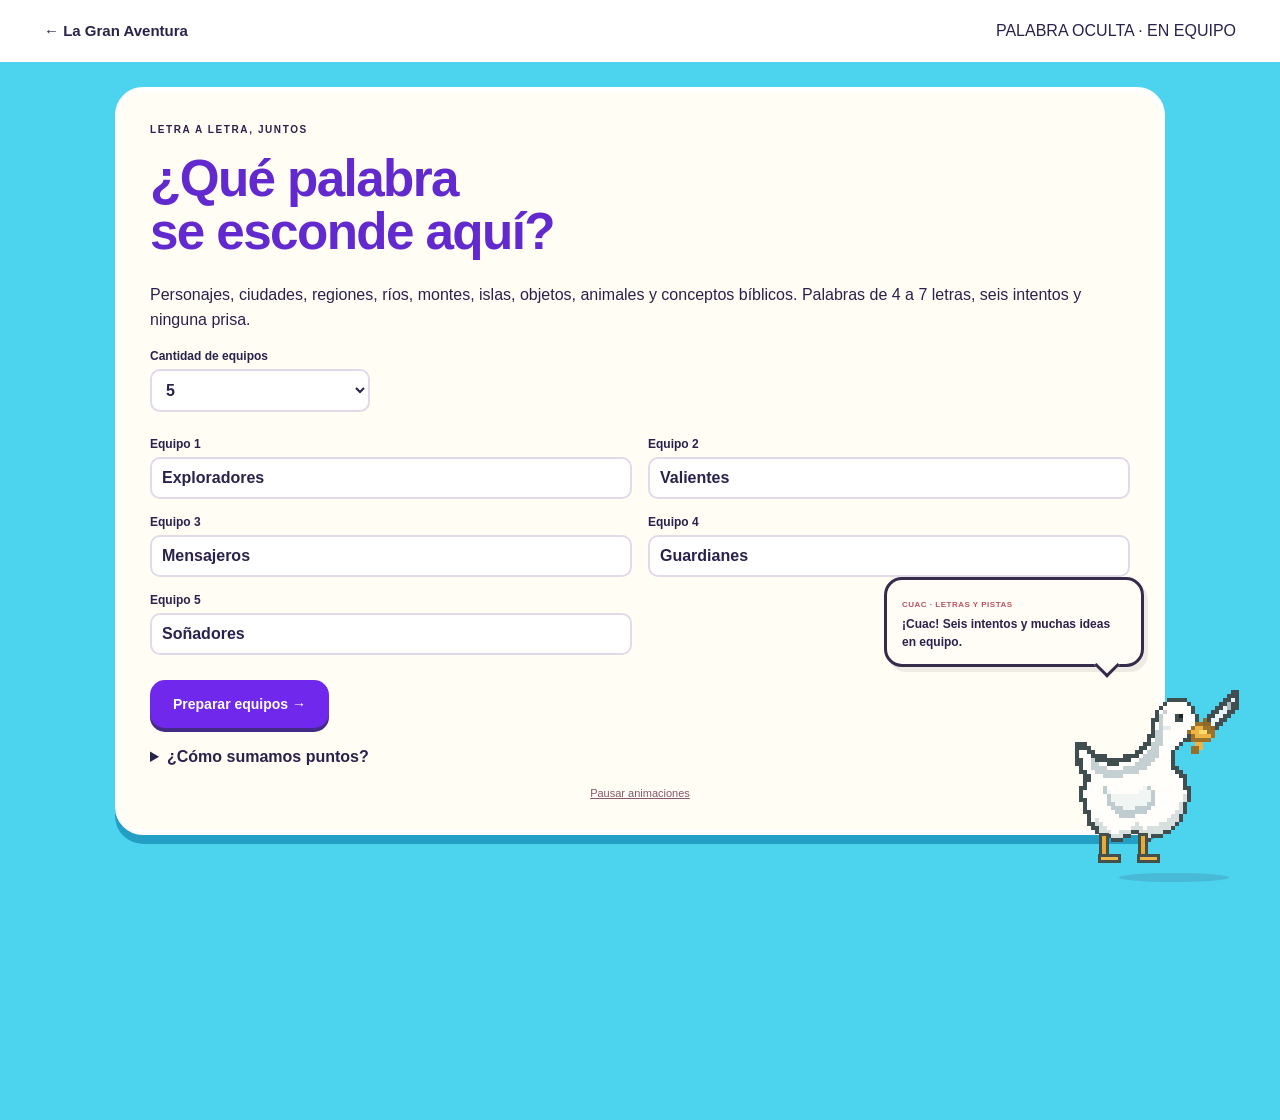
<file: pages/palabra-oculta.html>
<!doctype html><html lang="es"><head><meta charset="utf-8"><meta name="viewport" content="width=device-width,initial-scale=1"><title>Palabra Oculta · La Gran Aventura</title><link rel="stylesheet" href="../css/main.css"><link rel="stylesheet" href="../css/completa.css"><link rel="stylesheet" href="../css/wordle.css"><script defer src="../js/wordle-data.js"></script><script defer src="../js/wordle-core.js"></script><script defer src="../js/wordle.js"></script></head><body>
<header class="topbar"><a class="brand" href="../index.html">← La Gran Aventura</a><span>PALABRA OCULTA · EN EQUIPO</span></header><main class="arrange-shell">
<section id="setup"><p class="eyebrow">LETRA A LETRA, JUNTOS</p><h1>¿Qué palabra<br>se esconde aquí?</h1><p>Personajes, ciudades, regiones, ríos, montes, islas, objetos, animales y conceptos bíblicos. Palabras de 4 a 7 letras, seis intentos y ninguna prisa.</p><form id="setup-form"><label>Cantidad de equipos<select id="count"><option>2</option><option>3</option><option>4</option><option selected>5</option><option>6</option><option>7</option><option>8</option></select></label><div id="teams"></div><p id="error" role="alert"></p><button class="button purple">Preparar equipos →</button></form><div id="resume-box" class="notice" hidden><p>Hay una partida guardada.</p><button id="resume" class="button white">Continuar partida</button></div></section>
<section id="play" hidden><div class="round-top"><div><p id="round" class="eyebrow"></p><h1 id="team"></h1></div><button id="last" class="button yellow" aria-pressed="false">⚑ Última ronda</button></div><p id="last-info" class="notice" hidden></p><div id="ready" class="ready-card"><h2>¡Es su turno!</h2><p>Conversen juntos y elijan qué letras probar. Tienen seis intentos y no hay reloj.</p><button id="start" class="button purple">Descubrir el reto →</button></div>
<div id="board" hidden><div class="verse-heading"><span id="category" class="reference-tag"></span><strong id="attempts"></strong><button id="hint-button" class="button white">Una pequeña pista 💡</button></div><p id="hint" class="notice" hidden></p><div class="legend"><span><b class="correct">✓</b> Letra y posición</span><span><b class="present">↔</b> Otra posición</span><span><b class="absent">×</b> No aparece más veces</span></div><div id="grid" role="group" aria-label="Tablero de seis intentos"></div><p id="feedback" role="status" aria-live="polite"></p><div id="keyboard" aria-label="Teclado de letras"></div><p class="help">Escriban con este teclado o con el de la computadora. No se usan tildes; la Ñ sí es distinta de la N. Pueden probar cualquier combinación de letras. Repetir el mismo intento no consume otra oportunidad.</p></div>
<div id="solution" hidden><h2 id="solution-title"></h2><p id="solution-text"></p><p id="solution-reference"></p><button id="next" class="button purple">Siguiente equipo →</button></div><button id="leave" class="text-button">Guardar y volver</button></section>
<section id="results" hidden><p class="eyebrow">CADA EQUIPO TUVO SU OPORTUNIDAD</p><h1>¡Una aventura<br>letra a letra!</h1><p id="result-summary"></p><div id="podium"></div><button id="new-game" class="button purple">Preparar otra partida</button></section><section id="scores-section" hidden><h2>Marcador</h2><div id="scores"></div><details><summary>Palabras que descubrimos</summary><ol id="history"></ol></details></section>
<details><summary>¿Cómo sumamos puntos?</summary><p>Acertar en el primer intento da 60 puntos. En el segundo, 50; tercero, 40; cuarto, 30; quinto, 20; sexto, 10. Sin acierto: 0. La pista no resta puntos.</p><p>Las palabras no se repiten durante la partida. «Última ronda» espera a que todos completen esa ronda. Cuando no queden palabras para otra ronda completa, termina la partida.</p></details><p id="storage-status" role="status"></p><button id="motion" class="text-button" aria-pressed="false">Pausar animaciones del pato</button></main>
<div id="duck-dock"><aside id="zona-personaje" aria-label="Pato compañero"><div id="globo-dialogo" class="globo"><span>CUAC · LETRAS Y PISTAS</span><p id="frase-personaje">¡Cuac! Seis intentos y muchas ideas en equipo.</p></div><div id="pato-cajas" role="img" aria-label="Pato aventurero de píxeles"></div><div class="sprite-shadow"></div></aside></div><script src="../js/pato-wordle.js"></script></body></html>
</file>
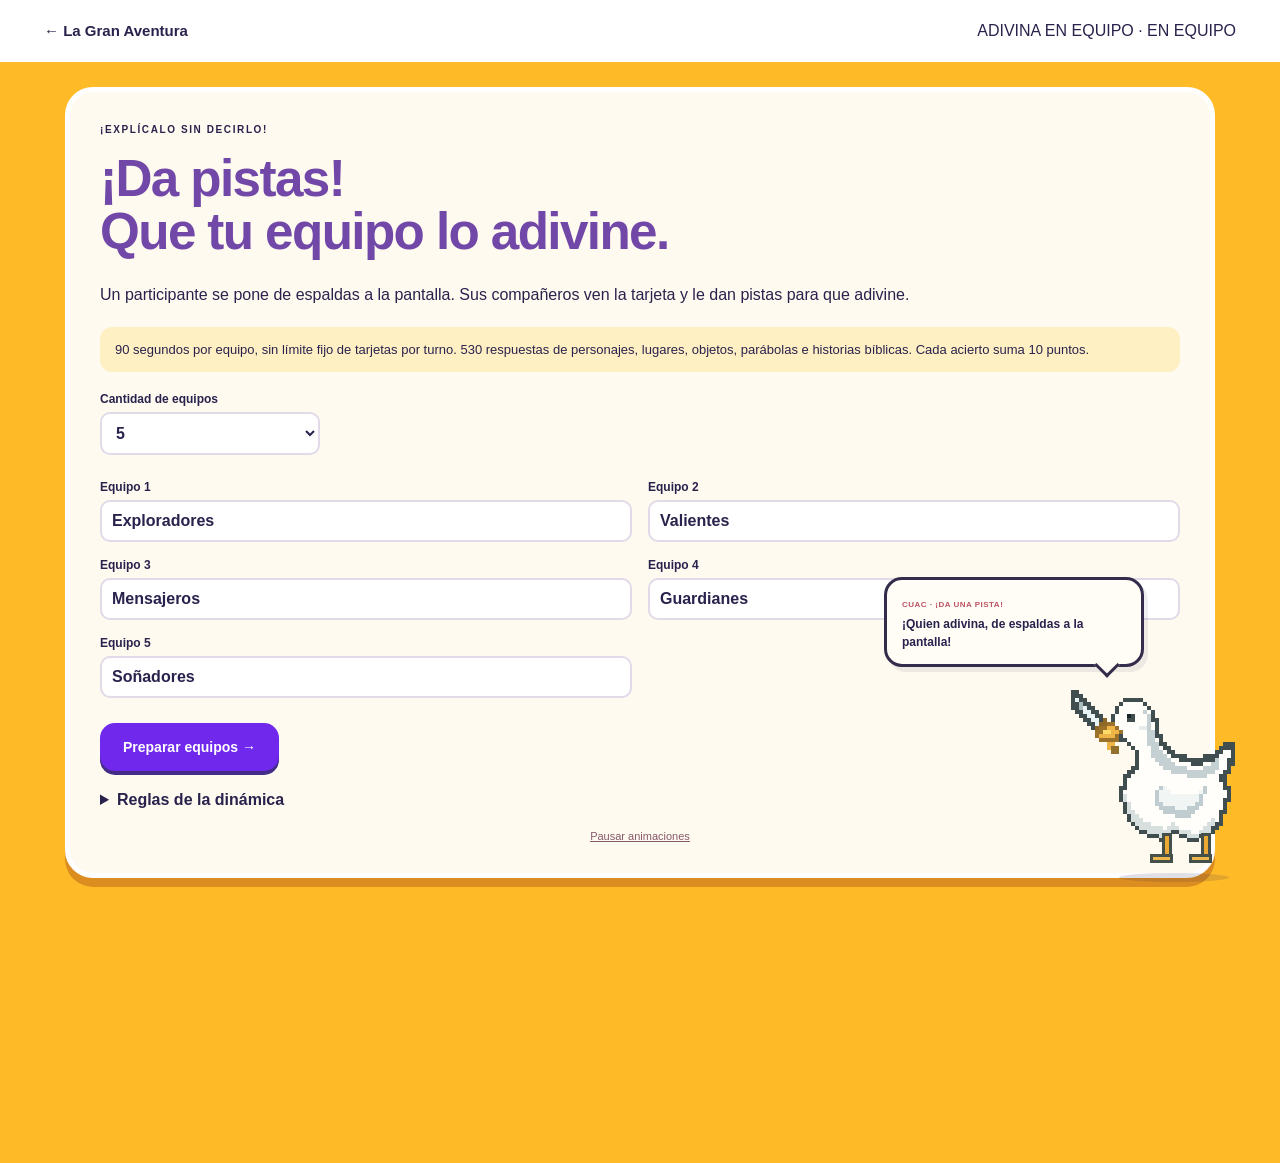
<file: pages/prohibida.html>
<!doctype html><html lang="es"><head><meta charset="utf-8"><meta name="viewport" content="width=device-width,initial-scale=1"><title>Adivina en Equipo · La Gran Aventura</title><link rel="stylesheet" href="../css/main.css"><link rel="stylesheet" href="../css/completa.css"><link rel="stylesheet" href="../css/prohibida.css"><script defer src="../js/prohibida-data.js"></script><script defer src="../js/prohibida-core.js"></script><script defer src="../js/prohibida.js"></script></head><body><header class="topbar"><a class="brand" href="../index.html">← La Gran Aventura</a><span>ADIVINA EN EQUIPO · EN EQUIPO</span></header><main class="arrange-shell">
<section id="setup"><p class="eyebrow">¡EXPLÍCALO SIN DECIRLO!</p><h1>¡Da pistas!<br>Que tu equipo lo adivine.</h1><p>Un participante se pone de espaldas a la pantalla. Sus compañeros ven la tarjeta y le dan pistas para que adivine.</p><div class="notice">90 segundos por equipo, sin límite fijo de tarjetas por turno. 530 respuestas de personajes, lugares, objetos, parábolas e historias bíblicas. Cada acierto suma 10 puntos.</div><form id="setup-form"><label>Cantidad de equipos<select id="count"><option>2</option><option>3</option><option>4</option><option selected>5</option><option>6</option><option>7</option><option>8</option></select></label><div id="teams"></div><p id="error" role="alert"></p><button class="button purple">Preparar equipos →</button></form><div id="resume-box" class="notice" hidden><p>Hay una partida guardada.</p><button id="resume" class="button white">Continuar partida</button></div></section>
<section id="play" hidden><div class="round-top"><div><p id="round" class="eyebrow"></p><h1 id="team"></h1></div><div class="turn-controls"><span id="timer" role="timer" aria-label="Segundos restantes">90 s</span><button id="last" class="button yellow" aria-pressed="false">⚑ Última ronda</button></div></div><p id="last-info" class="notice" hidden></p><progress id="time-bar" max="90" value="90" aria-label="Tiempo restante"></progress>
<div id="ready" class="ready-card"><h2>¡Quien adivina, de espaldas!</h2><p>Los demás miran la pantalla. El maestro controla las respuestas. El reloj empieza al mostrar la primera tarjeta.</p><button id="start" class="button purple">Mostrar tarjeta y comenzar →</button></div>
<div id="board" hidden><article class="taboo-card"><p id="category" class="eyebrow"></p><h2 id="target"></h2><p class="free-rule">Pistas libres: solo eviten decir la respuesta o sus derivados.</p></article><div class="judge"><button id="hit" class="button green">✓ Acertó · +10</button><button id="pass" class="button white">Pasar →</button><button id="pause" class="button white">Pausar y ocultar</button></div><p class="help">El maestro decide si la respuesta es válida. Pasar da 0 puntos y muestra otra tarjeta. Si alguien dice la respuesta o un derivado, marca Pasar.</p></div>
<div id="paused" class="ready-card" hidden><h2>Tarjeta oculta · En pausa</h2><p>El tiempo se ha detenido.</p><button id="unpause" class="button purple">Continuar turno →</button></div><p id="feedback" role="status" aria-live="polite"></p><div id="end" class="ready-card" hidden><h2 id="end-title"></h2><p id="turn-summary"></p><button id="next" class="button purple">Preparar siguiente equipo →</button></div><button id="leave" class="text-button">Guardar y volver</button></section>
<section id="results" hidden><p class="eyebrow">¡LAS IDEAS SUMAN!</p><h1>Así quedó la aventura</h1><p id="result-summary"></p><div id="podium"></div><button id="new-game" class="button purple">Preparar otra partida</button></section><section id="scores-section" hidden><h2>Marcador</h2><div id="scores"></div><details><summary>Historial de respuestas</summary><ol id="history"></ol></details></section><details><summary>Reglas de la dinámica</summary><p>El participante que adivina no debe mirar la pantalla. Solo sus compañeros dan pistas verbales. El maestro controla aciertos y pases; la página no escucha ni evalúa las voces.</p><p>Pueden describir, comparar y dar tantas pistas como quieran. Solo eviten decir la respuesta, sus palabras principales o sus derivados. No hay una lista de palabras prohibidas. El maestro acepta respuestas equivalentes.</p><p>Cada equipo tiene un conjunto exclusivo de respuestas: ninguna tarjeta aparece para dos equipos ni se repite durante la partida. Acierto y Pasar muestran inmediatamente otra tarjeta hasta terminar los 90 segundos. La tarjeta visible al terminar el tiempo también se retira. «Última ronda» espera a todos. Si un equipo agota su conjunto, se completa esa ronda y termina la partida.</p></details><p id="storage-status" role="status"></p><button id="motion" class="text-button" aria-pressed="false">Pausar animaciones del pato</button></main>
<div id="duck-dock"><aside id="zona-personaje" aria-label="Pato compañero"><div id="globo-dialogo" class="globo"><span>CUAC · ¡DA UNA PISTA!</span><p id="frase-personaje">¡Quien adivina, de espaldas a la pantalla!</p></div><div id="pato-cajas" role="img" aria-label="Pato aventurero de píxeles"></div><div class="sprite-shadow"></div></aside></div><script src="../js/pato-prohibida.js"></script></body></html>
</file>
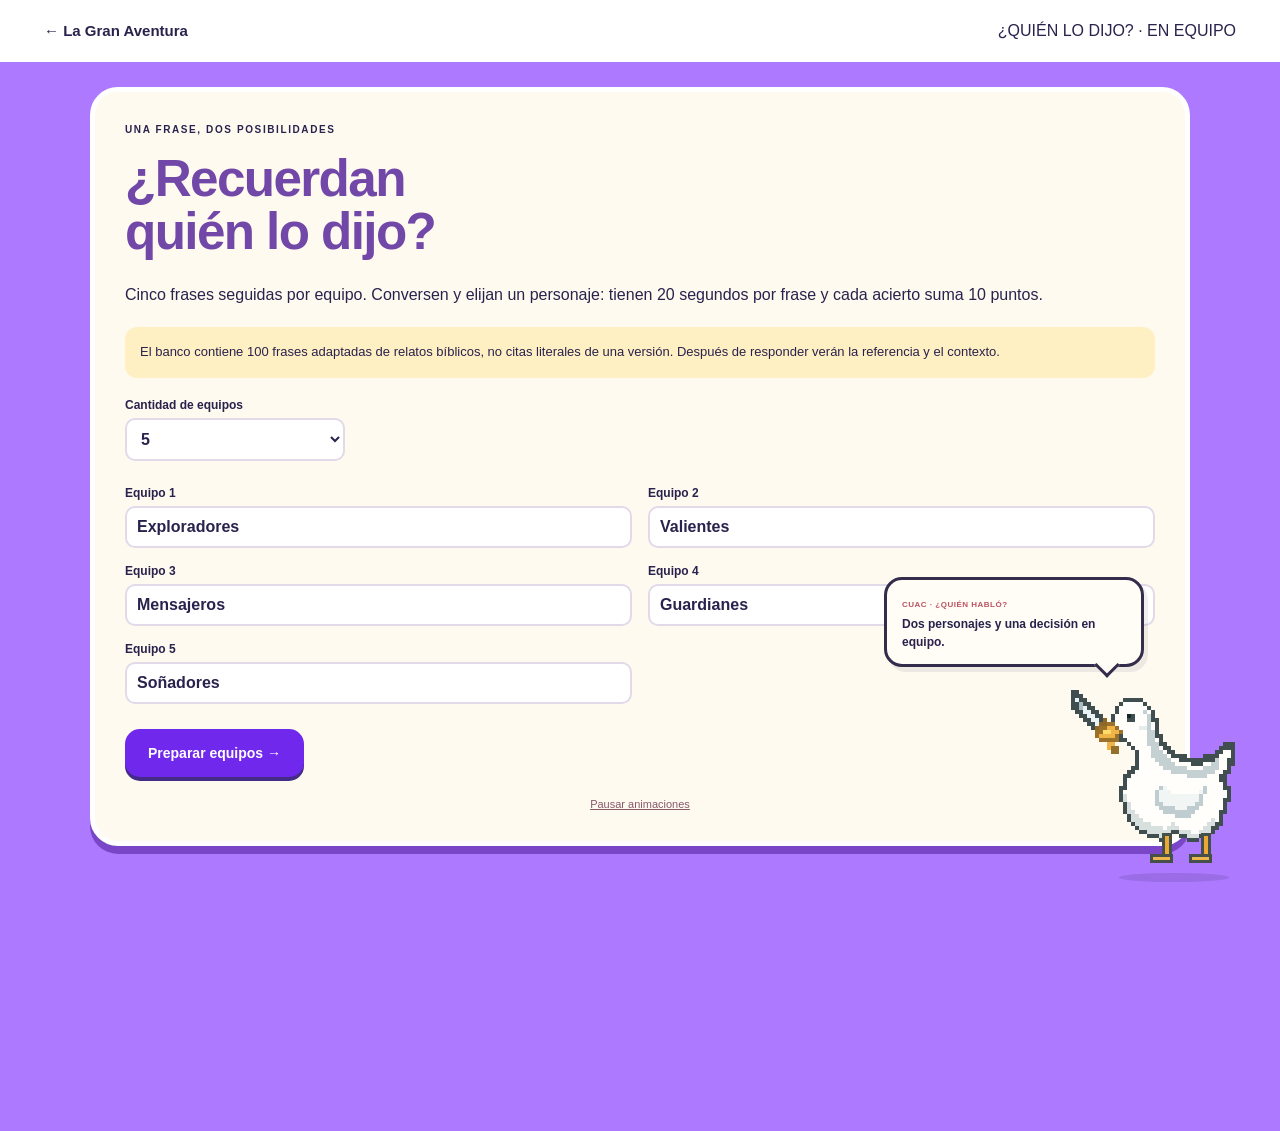
<file: pages/quien-dijo.html>
<!doctype html><html lang="es"><head><meta charset="utf-8"><meta name="viewport" content="width=device-width,initial-scale=1"><title>¿Quién lo dijo? · La Gran Aventura</title><link rel="stylesheet" href="../css/main.css"><link rel="stylesheet" href="../css/completa.css"><link rel="stylesheet" href="../css/quien.css"><script defer src="../js/quien-data.js"></script><script defer src="../js/quien-core.js"></script><script defer src="../js/quien.js"></script></head><body><header class="topbar"><a class="brand" href="../index.html">← La Gran Aventura</a><span>¿QUIÉN LO DIJO? · EN EQUIPO</span></header><main class="arrange-shell">
<section id="setup"><p class="eyebrow">UNA FRASE, DOS POSIBILIDADES</p><h1>¿Recuerdan<br>quién lo dijo?</h1><p>Cinco frases seguidas por equipo. Conversen y elijan un personaje: tienen 20 segundos por frase y cada acierto suma 10 puntos.</p><p class="notice">El banco contiene 100 frases adaptadas de relatos bíblicos, no citas literales de una versión. Después de responder verán la referencia y el contexto.</p><form id="setup-form"><label>Cantidad de equipos<select id="count"><option>2</option><option>3</option><option>4</option><option selected>5</option><option>6</option><option>7</option><option>8</option></select></label><div id="teams"></div><p id="error" role="alert"></p><button class="button purple">Preparar equipos →</button></form><div id="resume-box" class="notice" hidden><p>Hay una partida guardada.</p><button id="resume" class="button white">Continuar partida</button></div></section>
<section id="play" hidden><div class="round-top"><div><p id="round" class="eyebrow"></p><h1 id="team"></h1></div><div class="turn-controls"><span id="timer" role="timer" aria-label="Segundos restantes">20 s</span><button id="last" class="button yellow" aria-pressed="false">⚑ Última ronda</button></div></div><p id="last-info" class="notice" hidden></p><progress id="time-bar" max="20" value="20" aria-label="Tiempo restante"></progress><div id="ready" class="ready-card"><h2>¿Equipo listo?</h2><p>Las cinco frases avanzan automáticamente. Elijan una respuesta entre todos.</p><button id="start" class="button purple">Comenzar turno →</button></div>
<div id="board" hidden><p id="question-number" class="eyebrow"></p><p class="adaptation">FRASE ADAPTADA DEL RELATO BÍBLICO</p><blockquote id="phrase"></blockquote><div id="choices"></div><button id="pause" class="text-button">Pausar y ocultar</button></div><div id="paused" class="ready-card" hidden><h2>La aventura está en pausa</h2><button id="unpause" class="button purple">Continuar →</button></div><div id="feedback" role="status" aria-live="polite"></div><div id="explanation" hidden><strong id="answer-title"></strong><p id="context"></p><p id="reference"></p><p id="auto-next"></p></div><div id="end" class="ready-card" hidden><h2>¡Turno completado!</h2><p id="turn-summary"></p><button id="next" class="button purple">Preparar siguiente equipo →</button></div><button id="leave" class="text-button">Guardar y volver</button></section>
<section id="results" hidden><p class="eyebrow">HISTORIAS QUE RECORDAMOS JUNTOS</p><h1>¡Así quedó la aventura!</h1><p id="result-summary"></p><div id="podium"></div><button id="new-game" class="button purple">Preparar otra partida</button></section><section id="scores-section" hidden><h2>Marcador</h2><div id="scores"></div><details><summary>Historial de frases</summary><ol id="history"></ol></details></section><p id="storage-status" role="status"></p><button id="motion" class="text-button" aria-pressed="false">Pausar animaciones del pato</button></main>
<div id="duck-dock"><aside id="zona-personaje" aria-label="Pato compañero"><div id="globo-dialogo" class="globo"><span>CUAC · ¿QUIÉN HABLÓ?</span><p id="frase-personaje">Dos personajes y una decisión en equipo.</p></div><div id="pato-cajas" role="img" aria-label="Pato aventurero de píxeles"></div><div class="sprite-shadow"></div></aside></div><script src="../js/pato-quien.js"></script></body></html>
</file>
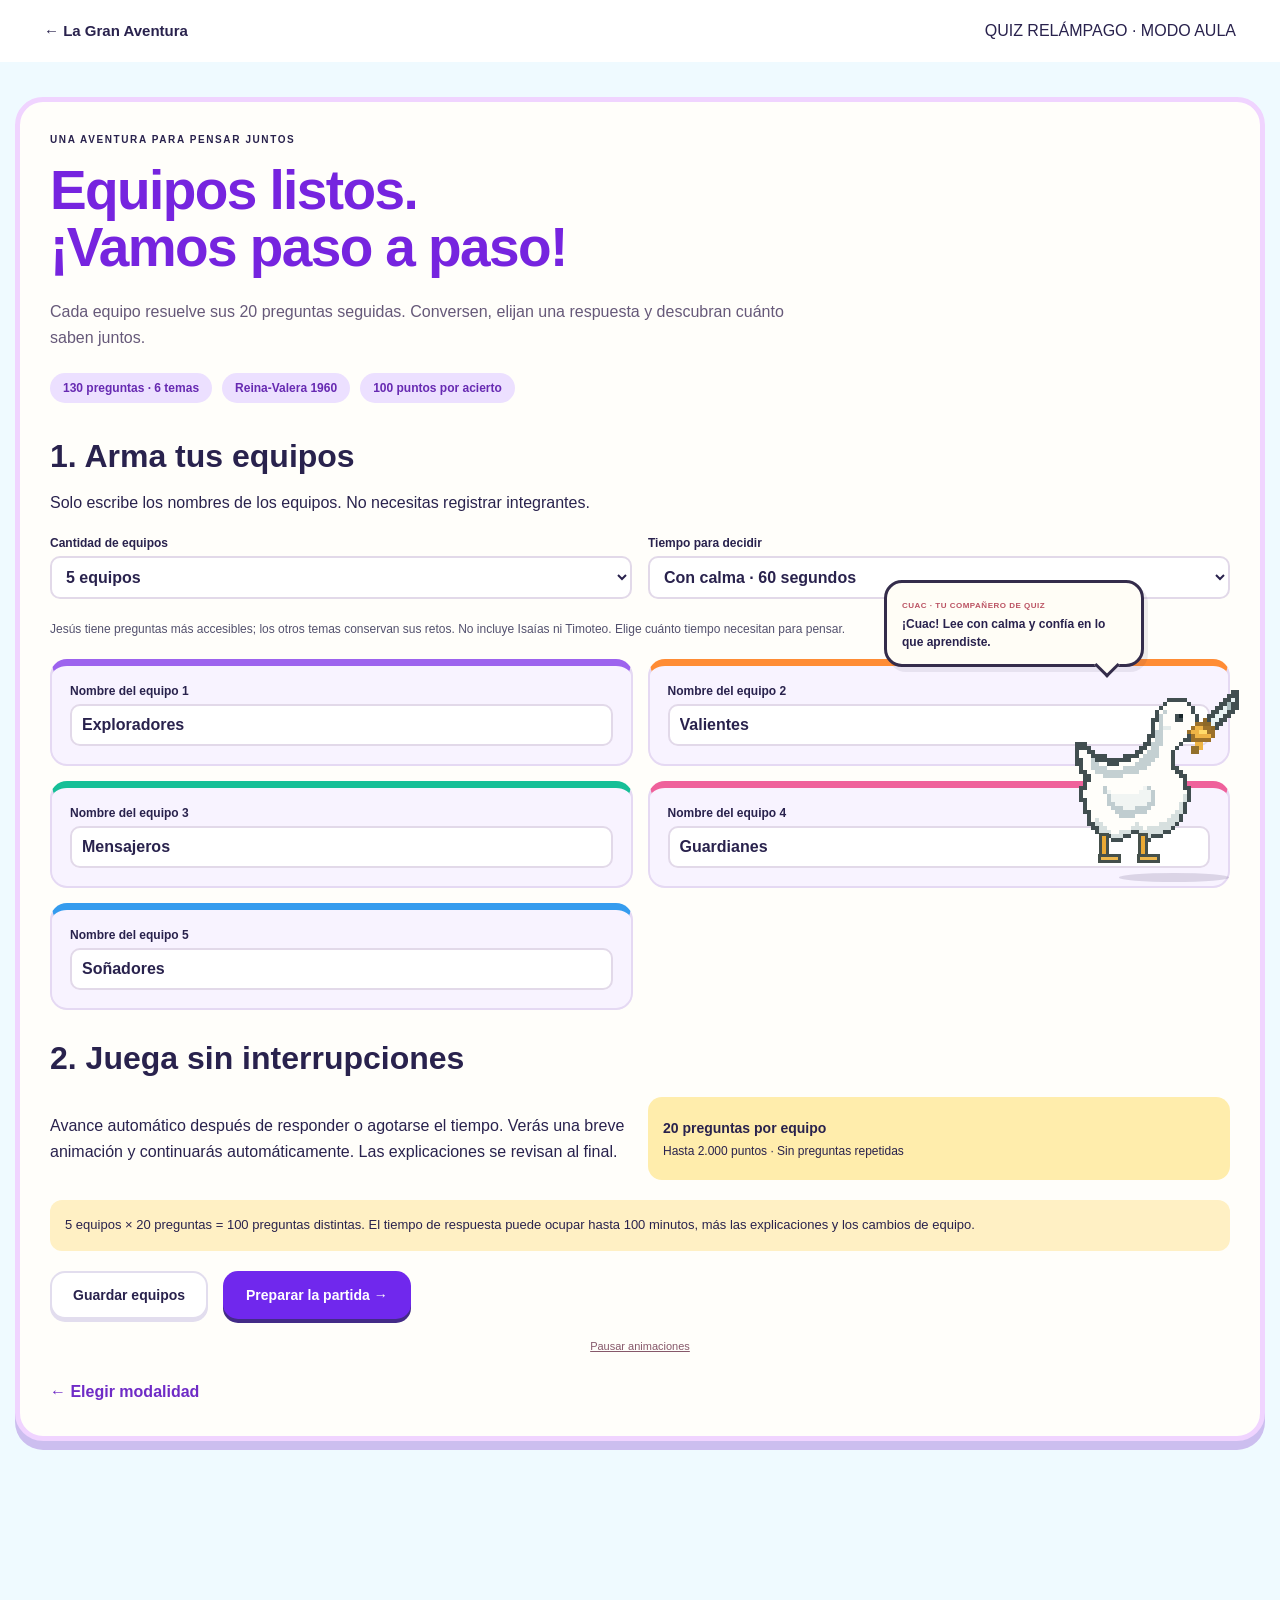
<file: pages/quiz-jugar.html>
<!DOCTYPE html><html lang="es"><head><meta charset="utf-8"><meta name="viewport" content="width=device-width,initial-scale=1"><title>Quiz Relámpago por equipos · La Gran Aventura</title><link rel="stylesheet" href="../css/main.css"><link rel="stylesheet" href="../css/quiz.css"><script src="../js/quiz-data.js" defer></script><script src="../js/quiz.js" defer></script></head><body><header class="topbar"><a class="brand" href="../index.html">← La Gran Aventura</a><span>QUIZ RELÁMPAGO · MODO AULA</span></header><main class="quiz-shell"><div id="individual-notice" class="notice" hidden>Escribe tu nombre y realiza un intento. Al terminar, descarga tu calificación. Un intento por navegador, aunque cambies el nombre. Borrar los datos o usar otro navegador puede eludir este límite local.</div><section id="quiz-setup"><p class="eyebrow">UNA AVENTURA PARA PENSAR JUNTOS</p><h1>Equipos listos.<br>¡Vamos paso a paso!</h1><p class="intro">Cada equipo resuelve sus 20 preguntas seguidas. Conversen, elijan una respuesta y descubran cuánto saben juntos.</p><div class="setup-badges"><span>130 preguntas · 6 temas</span><span>Reina-Valera 1960</span><span>100 puntos por acierto</span></div><form id="setup-form"><h2>1. Arma tus equipos</h2><p>Solo escribe los nombres de los equipos. No necesitas registrar integrantes.</p><div class="form-row"><label for="team-count">Cantidad de equipos<select id="team-count"><option value="2">2 equipos</option><option value="3">3 equipos</option><option value="4">4 equipos</option><option value="5" selected>5 equipos</option></select></label><label for="pace">Tiempo para decidir<select id="pace"><option value="60">Con calma · 60 segundos</option><option value="90">Más tiempo para conversar · 90 segundos</option><option value="45">Ágil · 45 segundos</option></select></label></div><p class="form-hint">Jesús tiene preguntas más accesibles; los otros temas conservan sus retos. No incluye Isaías ni Timoteo. Elige cuánto tiempo necesitan para pensar.</p><div id="team-fields" class="quiz-team-fields"></div><h2 class="group-only">2. Juega sin interrupciones</h2><div class="form-row"><input type="hidden" id="advance" value="auto"><p class="group-only">Avance automático después de responder o agotarse el tiempo. Verás una breve animación y continuarás automáticamente. Las explicaciones se revisan al final.</p><div class="fixed-count group-only"><strong>20 preguntas por equipo</strong><span>Hasta 2.000 puntos · Sin preguntas repetidas</span></div></div><p id="setup-summary" class="notice"></p><p id="setup-error" role="alert"></p><div class="setup-actions"><button type="button" class="button white" id="save-teams">Guardar equipos</button><button type="submit" class="button purple">Preparar la partida →</button></div><p id="setup-status" role="status"></p></form><button type="button" id="motion" class="text-button" aria-pressed="false">Pausar animaciones del pato</button><div id="resume-box" class="notice" hidden><strong>Hay una partida guardada en este navegador.</strong><p>Los puntos y las respuestas ya registradas se conservan.</p><button type="button" class="button purple" id="resume">Continuar partida</button></div></section>
<section id="quiz-play" hidden><div class="quiz-meta"><div><p class="eyebrow" id="round-label"></p><h2 id="turn"></h2><p id="member"></p></div><strong id="timer" role="timer" aria-label="Segundos restantes">40</strong></div><progress id="time-bar" max="40" value="40" aria-label="Tiempo restante"></progress><div id="ready"><p class="eyebrow">NUEVO TURNO</p><h2 id="ready-title"></h2><p id="ready-text"></p><button id="reveal" class="button purple">Comenzar las 20 preguntas ⚡</button></div><div id="question-area" hidden><p class="topic" id="topic"></p><h2 id="question"></h2><div id="options"></div><div id="correction" hidden><p id="feedback" role="status"></p><p id="explanation"></p><a id="reference" target="_blank" rel="noopener noreferrer">Consultar referencia RVR1960 ↗</a></div><p id="auto-status" role="status"></p><button id="next" class="button purple" hidden>Siguiente pregunta →</button></div><div id="pause-cover" hidden><h2>Partida en pausa</h2><p>La pregunta está oculta. Continúen cuando el grupo esté listo.</p></div><div class="play-tools"><button id="pause" class="button white">Pausar</button><button id="exit" class="text-button">Volver a preparación</button></div></section>
<section id="results" hidden><p class="eyebrow">CADA RESPUESTA FUE UN PASO MÁS</p><h2>¡Aventura completada!</h2><p id="winner"></p><div id="podium"></div><div class="table-scroll"><table><caption>Resultados de todos los equipos</caption><thead><tr><th>Posición</th><th>Equipo</th><th>Aciertos</th><th>Puntos</th></tr></thead><tbody id="result-rows"></tbody></table></div><div class="setup-actions"><button id="result-image" class="button purple" type="button" hidden>Descargar mi calificación PNG</button><button id="download" class="button white">Descargar resultados CSV</button><button id="again" class="button purple">Preparar otra partida</button></div><details><summary>Revisar todas las respuestas</summary><div id="answer-review"></div></details></section>
<section class="quiz-scores" id="score-section" hidden><h2>Marcador de la partida</h2><div id="quiz-scoreboard"></div></section><p id="storage-status" role="status"></p><a class="return" href="quiz.html">← Elegir modalidad</a><div id="timeout-flash" class="timeout-flash" role="status" hidden><span>⌛</span><strong>¡Se acabó el tiempo!</strong><p>Vamos con la siguiente pregunta…</p></div></main><div id="duck-dock"><aside id="zona-personaje" aria-label="Pato compañero del quiz"><div id="globo-dialogo" class="globo"><span>CUAC · TU COMPAÑERO DE QUIZ</span><p id="frase-personaje">¡Cuac! Lee con calma y confía en lo que aprendiste.</p></div><div id="pato-cajas" role="img" aria-label="Pato aventurero de píxeles"></div><div class="sprite-shadow"></div></aside></div><script src="../js/pato-quiz.js"></script></body></html>
</file>
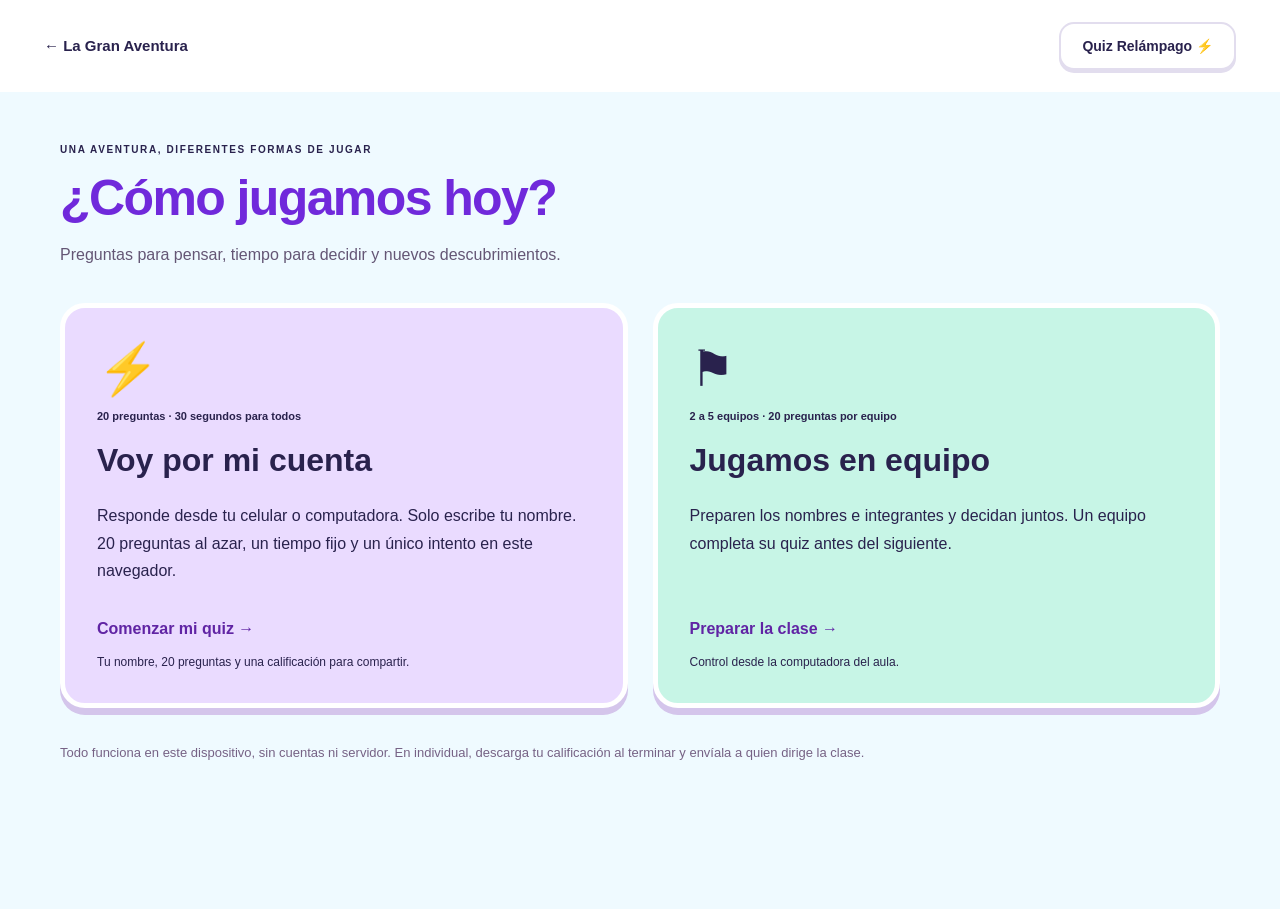
<file: pages/quiz.html>
<!DOCTYPE html><html lang="es"><head><meta charset="utf-8"><meta name="viewport" content="width=device-width,initial-scale=1"><title>Elige tu modalidad · La Gran Aventura</title><link rel="stylesheet" href="../css/main.css"><link rel="stylesheet" href="../css/modalidades.css"></head><body><header class="topbar"><a class="brand" href="../index.html">← La Gran Aventura</a><a class="button white" href="quiz.html">Quiz Relámpago ⚡</a></header><main class="mode-shell"><p class="eyebrow">UNA AVENTURA, DIFERENTES FORMAS DE JUGAR</p><h1>¿Cómo jugamos hoy?</h1><p class="mode-lead">Preguntas para pensar, tiempo para decidir y nuevos descubrimientos.</p><div class="mode-grid"><a class="mode-card solo" href="quiz-jugar.html?modo=individual"><span class="mode-icon">⚡</span><span class="pill">20 preguntas · 30 segundos para todos</span><h2>Voy por mi cuenta</h2><p>Responde desde tu celular o computadora. Solo escribe tu nombre. 20 preguntas al azar, un tiempo fijo y un único intento en este navegador.</p><strong>Comenzar mi quiz →</strong><small>Tu nombre, 20 preguntas y una calificación para compartir.</small></a><a class="mode-card group" href="quiz-jugar.html?modo=grupal"><span class="mode-icon">⚑</span><span class="pill">2 a 5 equipos · 20 preguntas por equipo</span><h2>Jugamos en equipo</h2><p>Preparen los nombres e integrantes y decidan juntos. Un equipo completa su quiz antes del siguiente.</p><strong>Preparar la clase →</strong><small>Control desde la computadora del aula.</small></a></div><p class="local-note">Todo funciona en este dispositivo, sin cuentas ni servidor. En individual, descarga tu calificación al terminar y envíala a quien dirige la clase.</p></main></body></html>
</file>
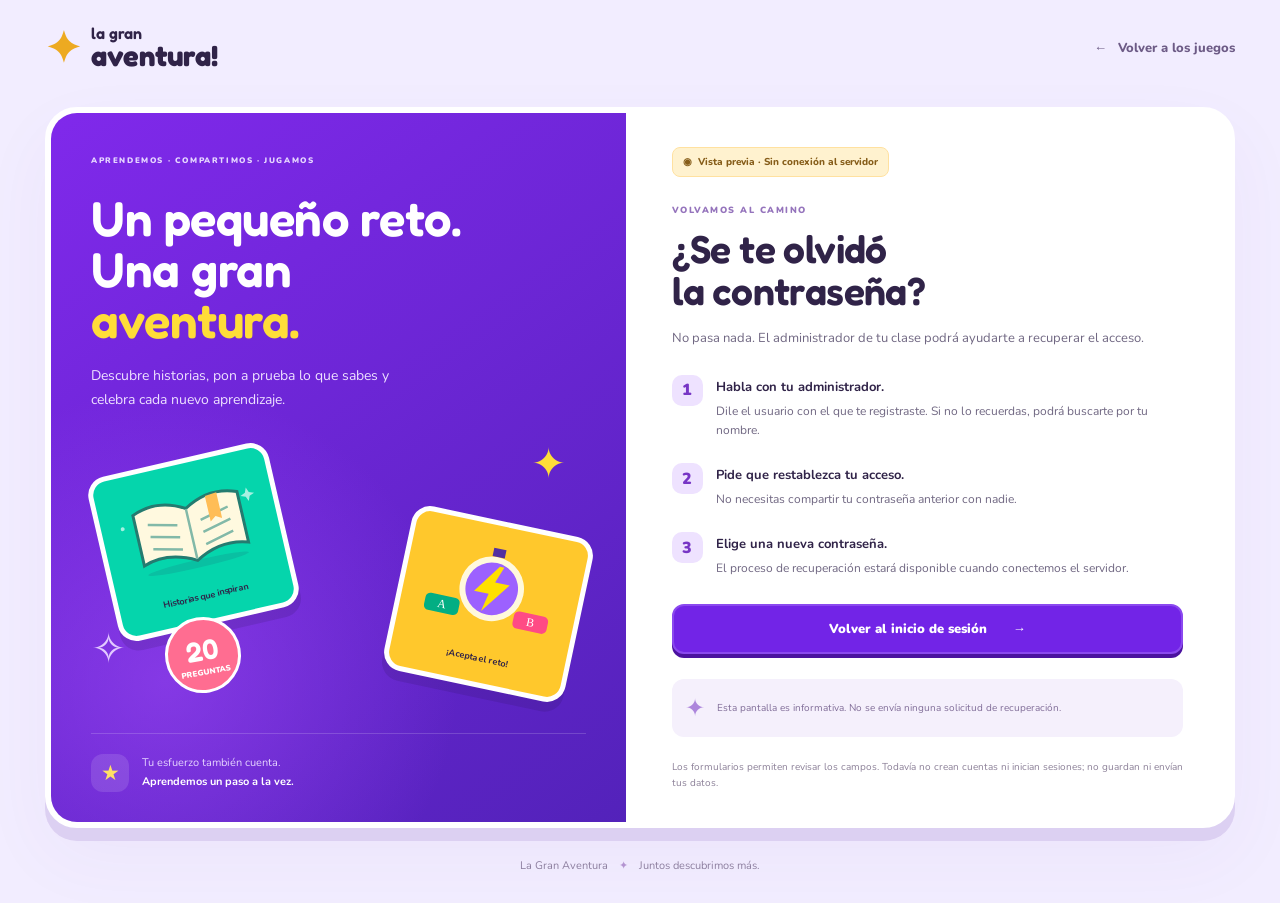
<file: pages/recuperar.html>
<!DOCTYPE html>
<html lang="es"><head><meta charset="UTF-8"><meta name="viewport" content="width=device-width, initial-scale=1"><meta name="theme-color" content="#6e24e7"><title>Recuperar acceso · La Gran Aventura</title><link rel="preconnect" href="https://fonts.googleapis.com"><link rel="preconnect" href="https://fonts.gstatic.com" crossorigin><link href="https://fonts.googleapis.com/css2?family=Fredoka:wght@500;600;700&family=Nunito:wght@400;600;700;800;900&display=swap" rel="stylesheet"><link rel="stylesheet" href="../css/acceso.css"><script src="../js/acceso.js" defer></script></head>
<body class="page-recovery"><a class="skip" href="#access">Saltar al formulario</a><header class="access-header"><a class="brand" href="../index.html" aria-label="La Gran Aventura, inicio"><span class="brand-symbol" aria-hidden="true">✦</span><span>la gran<strong>aventura!</strong></span></a><a class="back" href="../index.html"><span aria-hidden="true">←</span> Volver a los juegos</a></header>
<main class="access-shell"><aside class="adventure-panel" aria-label="Bienvenida a La Gran Aventura"><span class="panel-tag">APRENDEMOS · COMPARTIMOS · JUGAMOS</span><h2>Un pequeño reto.<br>Una gran<br><em>aventura.</em></h2><p>Descubre historias, pon a prueba lo que sabes y celebra cada nuevo aprendizaje.</p><div class="illustration" aria-hidden="true"><span class="spark s1">✦</span><span class="spark s2">✧</span><span class="circle"></span><div class="mini-card book"><img src="../img/esgrima.svg" alt=""><b>Historias que inspiran</b></div><div class="mini-card quiz"><img src="../img/quiz.svg" alt=""><b>¡Acepta el reto!</b></div><span class="badge">20<br><small>PREGUNTAS</small></span></div><div class="panel-bottom"><span aria-hidden="true">★</span><p>Tu esfuerzo también cuenta.<br><strong>Aprendemos un paso a la vez.</strong></p></div></aside>
<section class="form-panel" id="access"><div class="prototype"><span aria-hidden="true">◉</span> Vista previa · Sin conexión al servidor</div><p class="step-label">VOLVAMOS AL CAMINO</p><h1>¿Se te olvidó<br>la contraseña?</h1><p class="lead">No pasa nada. El administrador de tu clase podrá ayudarte a recuperar el acceso.</p><ol class="recovery-steps"><li><span>1</span><div><strong>Habla con tu administrador.</strong><p>Dile el usuario con el que te registraste. Si no lo recuerdas, podrá buscarte por tu nombre.</p></div></li><li><span>2</span><div><strong>Pide que restablezca tu acceso.</strong><p>No necesitas compartir tu contraseña anterior con nadie.</p></div></li><li><span>3</span><div><strong>Elige una nueva contraseña.</strong><p>El proceso de recuperación estará disponible cuando conectemos el servidor.</p></div></li></ol><a class="submit" href="acceso.html">Volver al inicio de sesión <span aria-hidden="true">→</span></a><div class="access-note"><span aria-hidden="true">✦</span><p>Esta pantalla es informativa. No se envía ninguna solicitud de recuperación.</p></div><p class="prototype-detail">Los formularios permiten revisar los campos. Todavía no crean cuentas ni inician sesiones; no guardan ni envían tus datos.</p></section></main><footer>La Gran Aventura <span>✦</span> Juntos descubrimos más.</footer><noscript><p class="noscript">Activa JavaScript para probar la validación del formulario. El acceso real aún no está conectado.</p></noscript></body></html>
</file>
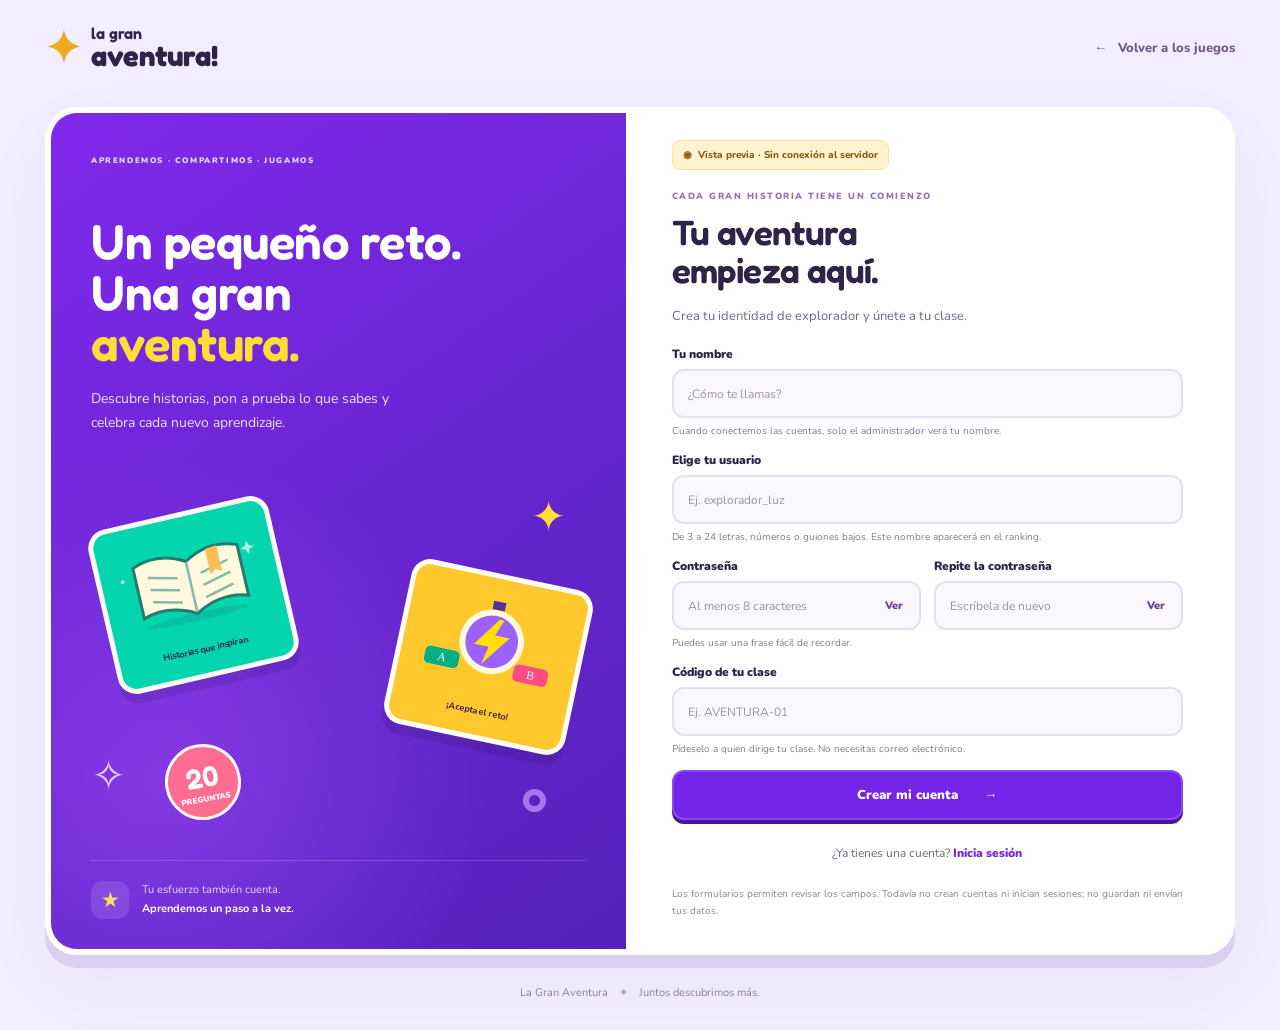
<file: pages/registro.html>
<!DOCTYPE html>
<html lang="es"><head><meta charset="UTF-8"><meta name="viewport" content="width=device-width, initial-scale=1"><meta name="theme-color" content="#6e24e7"><title>Crear cuenta · La Gran Aventura</title><link rel="preconnect" href="https://fonts.googleapis.com"><link rel="preconnect" href="https://fonts.gstatic.com" crossorigin><link href="https://fonts.googleapis.com/css2?family=Fredoka:wght@500;600;700&family=Nunito:wght@400;600;700;800;900&display=swap" rel="stylesheet"><link rel="stylesheet" href="../css/acceso.css"><script src="../js/acceso.js" defer></script></head>
<body class="page-register"><a class="skip" href="#access">Saltar al formulario</a><header class="access-header"><a class="brand" href="../index.html" aria-label="La Gran Aventura, inicio"><span class="brand-symbol" aria-hidden="true">✦</span><span>la gran<strong>aventura!</strong></span></a><a class="back" href="../index.html"><span aria-hidden="true">←</span> Volver a los juegos</a></header>
<main class="access-shell"><aside class="adventure-panel" aria-label="Bienvenida a La Gran Aventura"><span class="panel-tag">APRENDEMOS · COMPARTIMOS · JUGAMOS</span><h2>Un pequeño reto.<br>Una gran<br><em>aventura.</em></h2><p>Descubre historias, pon a prueba lo que sabes y celebra cada nuevo aprendizaje.</p><div class="illustration" aria-hidden="true"><span class="spark s1">✦</span><span class="spark s2">✧</span><span class="circle"></span><div class="mini-card book"><img src="../img/esgrima.svg" alt=""><b>Historias que inspiran</b></div><div class="mini-card quiz"><img src="../img/quiz.svg" alt=""><b>¡Acepta el reto!</b></div><span class="badge">20<br><small>PREGUNTAS</small></span></div><div class="panel-bottom"><span aria-hidden="true">★</span><p>Tu esfuerzo también cuenta.<br><strong>Aprendemos un paso a la vez.</strong></p></div></aside>
<section class="form-panel" id="access"><div class="prototype"><span aria-hidden="true">◉</span> Vista previa · Sin conexión al servidor</div><p class="step-label">CADA GRAN HISTORIA TIENE UN COMIENZO</p><h1>Tu aventura<br>empieza aquí.</h1><p class="lead">Crea tu identidad de explorador y únete a tu clase.</p><form id="access-form" method="post" data-mode="register" novalidate>
<div class="field"><label for="name">Tu nombre</label><div class="input-wrap"><input id="name" name="name" type="text" autocomplete="name" placeholder="¿Cómo te llamas?" maxlength="70" required aria-describedby="name-help name-error" ></div><p id="name-help" class="field-help">Cuando conectemos las cuentas, solo el administrador verá tu nombre.</p><p id="name-error" class="field-error"></p></div>
<div class="field"><label for="username">Elige tu usuario</label><div class="input-wrap"><input id="username" name="username" type="text" autocomplete="username" placeholder="Ej. explorador_luz" maxlength="24" required aria-describedby="username-help username-error" autocapitalize="none" spellcheck="false"></div><p id="username-help" class="field-help">De 3 a 24 letras, números o guiones bajos. Este nombre aparecerá en el ranking.</p><p id="username-error" class="field-error"></p></div>
<div class="field-pair"><div class="field"><label for="password">Contraseña</label><div class="input-wrap"><input id="password" name="password" type="password" autocomplete="new-password" placeholder="Al menos 8 caracteres" maxlength="128" required aria-describedby="password-help password-error" ><button class="reveal-password" type="button" data-toggle="password" aria-label="Mostrar contraseña" aria-pressed="false">Ver</button></div><p id="password-help" class="field-help">Puedes usar una frase fácil de recordar.</p><p id="password-error" class="field-error"></p></div><div class="field"><label for="confirm-password">Repite la contraseña</label><div class="input-wrap"><input id="confirm-password" name="confirm-password" type="password" autocomplete="new-password" placeholder="Escríbela de nuevo" maxlength="128" required aria-describedby="confirm-password-help confirm-password-error" ><button class="reveal-password" type="button" data-toggle="confirm-password" aria-label="Mostrar repite la contraseña" aria-pressed="false">Ver</button></div><p id="confirm-password-help" class="field-help"></p><p id="confirm-password-error" class="field-error"></p></div></div>
<div class="field"><label for="class-code">Código de tu clase</label><div class="input-wrap"><input id="class-code" name="class-code" type="text" autocomplete="off" placeholder="Ej. AVENTURA-01" maxlength="40" required aria-describedby="class-code-help class-code-error" ></div><p id="class-code-help" class="field-help">Pídeselo a quien dirige tu clase. No necesitas correo electrónico.</p><p id="class-code-error" class="field-error"></p></div>
<button class="submit" type="submit" disabled>Crear mi cuenta <span aria-hidden="true">→</span></button><p id="form-status" class="form-status" role="status" tabindex="-1"></p></form><p class="switch-form">¿Ya tienes una cuenta? <a href="acceso.html">Inicia sesión</a></p><p class="prototype-detail">Los formularios permiten revisar los campos. Todavía no crean cuentas ni inician sesiones; no guardan ni envían tus datos.</p></section></main><footer>La Gran Aventura <span>✦</span> Juntos descubrimos más.</footer><noscript><p class="noscript">Activa JavaScript para probar la validación del formulario. El acceso real aún no está conectado.</p></noscript></body></html>
</file>
<file: css/main.css>
*{box-sizing:border-box} :root{--ink:#302b50;--purple:#6444bb;--cream:#fffaf0;--muted:#716d83}html{scroll-behavior:smooth;scroll-padding-top:20px}body{margin:0;background:var(--cream);font-family:Nunito,Arial,sans-serif;color:var(--ink)}button,input,select,textarea{font:inherit}button,a,input,textarea,select{-webkit-tap-highlight-color:transparent}button{cursor:pointer}a{color:inherit;text-decoration:none}button:focus-visible,a:focus-visible{outline:4px solid #227c98;outline-offset:4px}button:disabled{opacity:.45;cursor:default}h1,h2,h3,.brand,.footer-brand{font-family:Fredoka,Nunito,sans-serif;font-weight:600}button{color:inherit}h2{font-size:32px;line-height:1.15;margin:0 0 10px}p{line-height:1.6}.topbar{max-width:1390px;margin:auto;display:flex;align-items:center;justify-content:space-between;padding:22px 44px;gap:25px}.brand{display:flex;align-items:center;gap:10px;font-size:15px;line-height:.98}.brand strong{display:block;font-size:29px;font-weight:600}.brand strong span{color:#f3b43e}.brand-star{font-size:41px;color:#eaa63b}.topbar nav{display:flex;gap:33px;font-size:14px;font-weight:800}.nav-active{color:var(--purple)}.button{display:inline-flex;align-items:center;justify-content:center;gap:30px;font-weight:900;font-size:14px;border-radius:15px;padding:14px 21px;border:2px solid transparent;transition:transform .2s,box-shadow .2s}.button:hover{transform:translateY(-3px)}.purple{background:var(--purple);color:white;box-shadow:0 4px 0 #432b87}.yellow{background:#ffda5e;color:#433064;box-shadow:0 5px 0 #dba741;border-color:#ffe89c}.white{background:white;border-color:#e2ddee;box-shadow:0 3px 0 #e2ddee}.hero{max-width:1390px;margin:0 auto;min-height:530px;display:grid;grid-template-columns:1.1fr 1fr;gap:20px;padding:50px 70px 55px;position:relative}.hero .eyebrow{color:#76639d}.eyebrow{font-size:10px;letter-spacing:1.6px;font-weight:900;margin:0 0 15px;line-height:1.5}.eyebrow>span{display:inline-block;width:7px;height:7px;border-radius:50%;background:#e9ae3f;margin-right:5px}h1{font-size:clamp(42px,4.7vw,65px);letter-spacing:-1.6px;line-height:1.04;margin:0 0 23px}h1>span{color:var(--purple)}.hero-copy>p:not(.eyebrow){font-size:15px;color:var(--muted);margin-bottom:25px}.hero-actions{display:flex;align-items:center;gap:22px}.hero-note{font-size:13px;font-weight:900;line-height:1.5}.hero-note b{font-size:10px;font-weight:700;color:var(--muted)}.host{display:flex;align-items:center;gap:10px;font-size:11px;color:var(--muted);margin-top:29px}.host strong{color:var(--ink);font-size:12px}.host-avatar{display:grid;place-items:center;border:3px solid white;background:#e2d7f6;color:#68508f;width:37px;height:37px;border-radius:50%;font-weight:900;font-size:19px}.hero-art{position:relative;min-height:400px;background:radial-gradient(ellipse,#ece2fc 0%,#f0e9fc 45%,transparent 69%)}.art-card{position:absolute;width:250px;border:7px solid white;border-radius:25px;box-shadow:0 12px 0 #3c285e15;text-align:center;padding:15px 7px 20px}.art-card img{width:100%;display:block}.art-card span{font-size:11px;font-weight:900}.art-book{left:8%;top:20px;background:#83d4c1;transform:rotate(-11deg)}.art-word{right:0;top:150px;background:#a7c8f9;transform:rotate(10deg)}.sticker{position:absolute;left:5%;top:275px;transform:rotate(-12deg);background:#ffdb62;border:4px solid white;border-radius:50%;width:108px;height:108px;display:flex;align-items:center;justify-content:center;flex-direction:column;font-family:Fredoka,sans-serif;font-size:29px;box-shadow:0 5px 0 #cba43b20}.sticker b{font:900 11px Nunito,sans-serif}.spark{position:absolute;color:#edb749}.spark-one{font-size:63px;right:22px;top:10px;transform:rotate(10deg)}.spark-two{font-size:40px;left:0;top:215px;color:#ed8e9f}.tiny-heart{position:absolute;color:#e8899e;right:16px;top:108px;font-size:26px;transform:rotate(15deg)}.hero-caption{position:absolute;bottom:-18px;text-align:center;left:15%;font-size:11px;color:#8a779e;font-weight:800}.season{display:flex;align-items:center;background:#6346a4;color:white;min-height:63px;overflow:hidden;padding:0 0 0 max(35px,calc((100vw - 1250px)/2));gap:25px}.season-label{flex-shrink:0;font-size:9px;font-weight:900;letter-spacing:1.5px;background:#ffffff18;padding:8px 12px;border-radius:7px}.ticker{overflow:hidden}.ticker-track{display:flex;width:max-content;animation:ticker 38s linear infinite}.ticker-track>div{display:flex}.ticker span{white-space:nowrap;font-size:14px;font-weight:800;padding:0 20px}.ticker b{color:#ffcf66;font-size:15px;margin-right:20px}.session-strip{max-width:1210px;margin:34px auto 0;padding:23px 27px;border:2px dashed #d9cbea;border-radius:22px;display:flex;gap:20px;align-items:center;background:#f3edfb;flex-wrap:wrap}.session-icon{width:54px;height:54px;display:grid;place-items:center;font-size:28px;color:var(--purple);background:#e4d7f6;border-radius:17px}.session-strip .eyebrow{font-size:8px;color:#806799;margin-bottom:5px}.session-strip h2{font-size:22px;margin:0}.session-strip p:not(.eyebrow){font-size:12px;margin:5px 0 0;color:var(--muted)}.session-strip>.button{margin-left:auto}.team-chips:empty{display:none}.team-chips{width:100%;display:flex;gap:10px;flex-wrap:wrap}.team-chip{font-size:12px;border-left:5px solid var(--team);padding:7px 12px;background:white;border-radius:8px;font-weight:800}.games-section{max-width:1260px;margin:auto;padding:49px 25px 0}.section-heading{display:flex;align-items:center;justify-content:space-between;gap:20px}.section-heading .eyebrow{color:#9b825b;font-size:9px;margin-bottom:8px}.section-heading h2>span{color:#e8ac3f;font-size:24px;padding-left:14px}.section-heading p:not(.eyebrow){font-size:14px;color:var(--muted);margin:0}.catalog-count{font-size:11px;font-weight:800;color:#8c8170;background:#f1eadd;border-radius:20px;padding:9px 14px;white-space:nowrap}.filters{display:flex;flex-wrap:wrap;gap:10px;margin:25px 0 27px}.filters button{border:1px solid #e7dfd2;background:transparent;border-radius:30px;padding:10px 17px;font-size:12px;font-weight:800}.filters button.active{background:var(--purple);border-color:var(--purple);color:white}.filters span{margin-left:10px;background:#ffffff25;border-radius:50%;padding:2px 6px;font-size:10px}.game-grid{display:grid;grid-template-columns:repeat(4,minmax(0,1fr));gap:23px}.game-card{min-width:0;border:5px solid white;border-radius:23px;background:white;box-shadow:0 6px 0 #e9e0d2;overflow:hidden;animation:arrive .5s both;animation-delay:var(--delay);transition:translate .2s,box-shadow .2s}.game-card:hover{translate:0 -6px;box-shadow:0 12px 0 #e5daca}.game-card[hidden]{display:none}.game-art{position:relative;background:var(--accent);padding-top:17px;border-radius:17px 17px 12px 12px}.game-art img{display:block;width:100%;height:156px;object-fit:contain}.game-number{position:absolute;top:12px;left:13px;font-size:8px;font-weight:900;color:#302b50b3;letter-spacing:1px}.time{position:absolute;bottom:9px;right:10px;background:#ffffffd9;padding:4px 8px;border-radius:20px;font-weight:900;font-size:9px}.game-content{padding:17px 13px 9px}.game-type{font-size:9px!important;text-transform:uppercase;letter-spacing:1.3px;font-weight:900;color:#8e7fa4!important;margin:0 0 5px!important}.game-content h3{font-size:23px;margin:0 0 10px;line-height:1.12;min-height:51px}.game-content>p{font-size:12px;line-height:1.65;color:var(--muted);margin:0;min-height:80px}.game-open{display:flex;align-items:center;justify-content:space-between;border:0;border-top:1px solid #eee7f1;background:white;padding:13px 0 5px;width:100%;font-size:11px;font-weight:900;color:#6248a1;margin-top:10px;text-align:left}.game-open span{background:#f0eafb;border-radius:50%;display:grid;place-items:center;width:26px;height:26px;font-size:16px}.closing{max-width:1210px;margin:39px auto 0;border-radius:24px;background:#f9dfa1;padding:28px 35px;display:flex;align-items:center;justify-content:space-between;gap:20px}.closing h2{font-size:25px}.closing p{font-size:13px;margin:0;color:#78653c}.closing>span{font-size:46px;color:#b88437}.closing>span:last-child{color:#8367b4}footer{max-width:1210px;margin:auto;padding:35px 0 240px;display:flex;align-items:center;gap:22px;flex-wrap:wrap}.footer-brand{font-size:20px;color:var(--purple)}footer p{font-size:11px;color:var(--muted)}footer button{margin-left:auto;background:none;border:1px solid #ddd3c8;border-radius:20px;font-size:11px;padding:8px 14px}#save-status{width:100%;font-size:11px;color:#9d5449}.skip:not(:focus),.sr-only{position:absolute;width:1px;height:1px;overflow:hidden;clip-path:inset(50%)}.skip:focus{position:fixed;top:8px;left:8px;background:white;padding:15px;z-index:100}dialog{width:min(650px,calc(100% - 24px));max-height:90dvh;overflow:auto;border:5px solid white;border-radius:25px;background:#fffaf1;color:var(--ink);padding:30px;box-shadow:0 20px 100px #211a4640}dialog::backdrop{background:#292343b8;backdrop-filter:blur(4px)}dialog .eyebrow{color:var(--purple);font-size:9px}dialog h2{font-size:32px}.close{position:absolute;right:13px;top:8px;border:0;border-radius:50%;width:32px;height:32px;font-size:27px;background:#eee7f5;z-index:1;line-height:1}.dialog-intro{font-size:14px;color:var(--muted)}.form-row{display:grid;grid-template-columns:1fr 1fr;gap:16px;margin:20px 0}label{display:block;font-weight:900;font-size:12px}input,select,textarea{display:block;width:100%;border:2px solid #e2d9e9;background:white;border-radius:10px;padding:10px;color:var(--ink);margin-top:6px}input:focus,select:focus,textarea:focus{outline:3px solid #d2c0f4}textarea{min-height:85px;resize:vertical;font-size:13px}.team-field{border:1px solid #e7dced;border-left:5px solid var(--team);border-radius:14px;padding:15px;background:#fff;margin-bottom:13px}.team-field label+label{margin-top:10px}.form-hint{font-size:12px;color:var(--muted);line-height:1.7}.full{width:100%}.detail-image{display:block;width:100%;height:170px;border-radius:16px;margin-bottom:23px}dl{background:#f0eafa;border-radius:15px;padding:17px;font-size:13px}dt{font-weight:900;color:var(--purple)}dd{margin:4px 0 13px}dd:last-child{margin-bottom:0}.notice{background:#fff0c4;padding:15px;border-radius:12px;font-size:13px;margin:20px 0}.notice p{margin:4px 0 0;font-size:12px}.turn-banner{background:var(--purple);color:white;padding:23px;border-radius:18px;margin:18px 0}.turn-banner>span{font-size:9px;letter-spacing:2px}.turn-banner strong{display:block;font:600 30px Fredoka,sans-serif;margin-top:7px}.turn-banner p{margin:6px 0 0}.score-row{display:flex;align-items:center;gap:10px;border-left:5px solid var(--team);background:white;padding:12px;border-radius:10px;margin-bottom:9px}.score-row>span{flex:1;font-weight:900;font-size:13px;overflow-wrap:anywhere}.score-row strong{min-width:32px;text-align:center;font-size:22px}.score-row button{border:0;background:#eee6f8;border-radius:8px;padding:9px;font-size:12px;font-weight:900}.board-controls{display:flex;justify-content:space-between;gap:12px;margin-top:20px}.text-button{display:block;margin:20px auto 0;color:#86586a;border:0;background:none;text-decoration:underline;font-size:11px}#zona-personaje{position:fixed;width:112px;height:152px;left:calc(100vw - 145px);top:calc(100vh - 175px);z-index:10;pointer-events:none;transition:left .45s ease-out,top .45s ease-out}#pato-cajas{position:absolute;left:8px;bottom:6px;width:96px;height:136px;animation:breathe 1.5s infinite ease-in-out;transform-origin:bottom}.pixel{position:absolute;width:4px;height:4px}.sprite-shadow{position:absolute;bottom:0;left:15px;width:85px;height:9px;background:#33275125;border-radius:50%;z-index:-1}.globo{position:absolute;left:-170px;bottom:161px;width:260px;border:3px solid #342c4b;border-radius:18px;background:#fffdf6;padding:13px 15px;box-shadow:4px 5px 0 #33275115}.globo:after{content:'';position:absolute;bottom:-10px;right:25px;width:15px;height:15px;transform:rotate(45deg);background:#fffdf6;border-bottom:3px solid #342c4b;border-right:3px solid #342c4b}.globo>span{font-size:8px;font-weight:900;color:#bb5363;letter-spacing:.5px}.globo p{font-size:12px;line-height:1.45;font-weight:800;margin:5px 0 0}.pop{animation:pop .35s ease-out}.saltando #pato-cajas{animation:jump .55s ease-in-out}.paused *{animation-play-state:paused!important;scroll-behavior:auto!important}.paused #zona-personaje{transition:none}@keyframes ticker{to{transform:translateX(-50%)}}@keyframes arrive{from{opacity:0;transform:translateY(20px)}to{opacity:1;transform:none}}@keyframes breathe{50%{transform:translateY(-4px) rotate(1deg)}}@keyframes jump{50%{transform:translateY(-35px) rotate(-4deg)}}@keyframes pop{50%{transform:scale(1.05)}}@media(min-width:1650px){.topbar,.hero{max-width:1500px}.session-strip,.closing,footer{max-width:1390px}.games-section{max-width:1440px}.game-content>p{font-size:15px;min-height:100px}.game-content h3{font-size:27px}.game-art img{height:185px}}@media(max-width:1100px){.hero{padding:35px}.hero-art{transform:scale(.9)}.game-grid{grid-template-columns:repeat(2,minmax(0,1fr))}.session-strip,.closing,footer{margin-left:25px;margin-right:25px}.game-content h3{min-height:0}.game-content>p{min-height:50px}.game-art img{height:175px}.topbar{padding:20px 25px}.topbar nav{gap:16px}.hero h1{font-size:49px}}@media(max-width:760px){.topbar{flex-wrap:wrap;gap:18px}.topbar nav{order:3;width:100%;justify-content:center;border-top:1px solid #e9dfce;padding-top:16px}.topbar>.button{font-size:11px;padding:11px;gap:10px}.hero{grid-template-columns:1fr;padding:28px 25px;text-align:center}.hero h1{font-size:48px}.hero-actions,.host{justify-content:center}.hero-art{height:350px;min-height:350px;width:min(420px,100%);margin:auto}.hero-caption{bottom:-15px;left:0;width:100%}.art-card{width:220px}.art-word{top:120px}.sticker{top:230px;width:95px;height:95px}.season{margin-top:10px;padding-left:15px;gap:10px}.season-label{font-size:8px}.session-strip{padding:18px;gap:12px}.session-strip h2{font-size:21px}.session-icon{display:none}.session-strip>.button{margin-left:0}.section-heading h2{font-size:29px}.catalog-count{display:none}.closing{padding:25px}.closing>span{display:none}.closing h2{font-size:24px}footer{gap:10px;justify-content:center}footer p{width:100%;text-align:center;margin:0}footer button{margin:10px 0 0}.desktop{display:none}.game-grid{gap:17px}.games-section{padding-left:17px;padding-right:17px}.game-content h3{font-size:23px}.game-content>p{min-height:80px}}@media(max-width:480px){.game-grid{grid-template-columns:1fr}.game-content>p{min-height:0;font-size:14px}.game-content h3{font-size:27px}.game-type{font-size:10px!important}.game-open{font-size:13px}.filters{gap:7px}.filters button{padding:8px 11px;font-size:10px}.hero h1{font-size:42px}.hero .eyebrow{font-size:8px}.hero-copy>p:not(.eyebrow){font-size:14px}.hero-note{font-size:11px}.hero-note b{font-size:8px}.hero-actions{gap:13px}.button{gap:15px}.globo{width:215px}.form-row{grid-template-columns:1fr}.board-controls .button{font-size:12px;padding:10px}dialog{padding:23px 17px}.score-row{gap:7px}.score-row button{padding:8px 6px}}@media(prefers-reduced-motion:reduce){html{scroll-behavior:auto}*,*:before,*:after{animation:none!important;transition:none!important}}
/* V2: saturated adventure palette and completely redrawn tall sprite. */
:root{--purple:#7028ed;--cream:#effaff;--ink:#29224d;--muted:#53516e}.topbar{background:#fff}.hero{background:radial-gradient(ellipse at 87% 40%,#a3eaff 0,transparent 51%),linear-gradient(125deg,#e3f7ff,#ecf6ff)}.hero h1>span{color:#7122ea}.hero-art{background:radial-gradient(ellipse,#bf8dff55,transparent 70%)}.art-book{background:#00d2a4}.art-word{background:#329fff}.yellow,.sticker{background:#ffdc00}.season{background:#7224dc}.session-strip{background:#ece1ff;border-color:#a66aff}.closing{background:#ffda22}.closing p{color:#63511d}.game-art{filter:saturate(1.15)}.game-open{color:#6722dc}.game-card{box-shadow:0 6px 0 #cbdfea}.game-card:hover{box-shadow:0 12px 0 #bacee5}#zona-personaje{width:158px;height:250px}#pato-cajas{width:144px;height:240px;left:7px;bottom:8px}.pixel{width:3px;height:3px}.globo{bottom:261px}.sprite-shadow{width:105px;left:24px}.hero-caption{color:#665184}@media(max-width:560px){#zona-personaje{width:119px;height:188px}#pato-cajas{zoom:.75}.globo{bottom:199px}.sprite-shadow{width:80px;left:20px}}

/* Duck companion: body pixels and separately animated webbed feet. */
#zona-personaje{width:202px;height:202px;transition:left .9s linear,top .9s ease-out}#pato-cajas{width:192px;height:192px;left:5px;bottom:8px;zoom:1;animation:duck-idle 2s ease-in-out infinite}#pato-cajas.facing-right{scale:-1 1}.pixel{width:4px;height:4px}.globo{bottom:215px}.sprite-shadow{left:65px;width:110px}.duck-leg{position:absolute;top:151px;width:25px;height:30px;transform-origin:12px 0}.duck-leg.left{left:91px}.duck-leg.right{left:130px}.duck-shin{position:absolute;right:3px;top:0;width:10px;height:25px;background:#eba934;border:3px solid #45504b}.duck-foot{position:absolute;left:0;bottom:0;width:23px;height:9px;background:#edb64c;border:3px solid #45504b}.walking #pato-cajas{animation:duck-waddle .24s steps(2) infinite}.walking .duck-leg.left{animation:duck-step .32s steps(2) infinite}.walking .duck-leg.right{animation:duck-step .32s steps(2) infinite reverse}.saltando #pato-cajas{animation:jump .55s ease-in-out}@keyframes duck-idle{50%{transform:translateY(-2px)}}@keyframes duck-waddle{50%{transform:translateY(-4px) rotate(2deg)}}@keyframes duck-step{0%,100%{transform:rotate(-14deg) translateY(-2px)}50%{transform:rotate(17deg) translateY(1px)}}@media(max-width:560px){#zona-personaje{width:154px;height:155px}#pato-cajas{zoom:.75}.globo{bottom:167px}.sprite-shadow{left:45px;width:90px}}
@media(prefers-reduced-motion:reduce){#pato-cajas,.duck-leg{animation:none!important}#zona-personaje{transition:none!important}}
</file>
<file: css/acceso.css>
/* Pantallas de acceso: estilos independientes del catálogo de juegos. */
:root{--purple:#7224e7;--ink:#302348;--muted:#706782;--yellow:#ffda20}*{box-sizing:border-box}body{margin:0;background:#f2edff;font-family:Nunito,Arial,sans-serif;color:var(--ink)}a{color:inherit}button,input{font:inherit}button{cursor:pointer}button:focus-visible,a:focus-visible{outline:3px solid #159aab;outline-offset:5px}.access-header{max-width:1270px;margin:auto;padding:25px 40px;display:flex;justify-content:space-between;align-items:center;gap:20px}.brand{display:flex;align-items:center;gap:10px;text-decoration:none;font-family:Fredoka,Nunito,sans-serif;font-weight:600;font-size:16px;line-height:1}.brand strong{display:block;font-size:29px}.brand-symbol{color:#edaa21;font-size:43px}.back{font-size:13px;font-weight:800;text-decoration:none;color:#6d5b86}.back span{margin-right:7px}.access-shell{max-width:1190px;margin:12px auto 0;display:grid;grid-template-columns:1fr 1.05fr;border:6px solid white;border-radius:32px;background:white;overflow:hidden;box-shadow:0 13px 0 #dcd0f2,0 28px 75px #6238a00c}.adventure-panel{background:radial-gradient(circle at 20% 80%,#a950ff77,transparent 40%),linear-gradient(145deg,#8029eb,#5322ba);color:white;padding:42px 40px 30px;display:flex;flex-direction:column;position:relative;overflow:hidden}.panel-tag{font-size:8px;font-weight:900;letter-spacing:1.6px;color:#e6d7ff}.adventure-panel h2{font-family:Fredoka,Nunito,sans-serif;font-size:49px;font-weight:600;line-height:1.04;margin:27px 0 18px;letter-spacing:-.5px}.adventure-panel h2 em{font-style:normal;color:#ffdd38}.adventure-panel>p{font-size:14px;line-height:1.7;max-width:330px;color:#eee1ff;margin:0}.illustration{height:280px;position:relative;margin-top:15px;flex:1;min-height:250px;max-height:380px}.mini-card{position:absolute;border:5px solid white;border-radius:19px;box-shadow:0 10px 0 #27144725;text-align:center;padding:9px 8px 15px;width:185px}.mini-card img{width:100%;height:112px;display:block}.mini-card b{font-size:9px;color:#302348}.book{background:#05d5ac;left:2%;top:32px;transform:rotate(-13deg)}.quiz{background:#ffc82c;right:1%;top:94px;transform:rotate(12deg)}.badge{position:absolute;bottom:10px;left:15%;width:76px;height:76px;border:3px solid white;background:#ff6d91;border-radius:50%;font:600 28px Fredoka,sans-serif;display:flex;align-items:center;justify-content:center;flex-direction:column;transform:rotate(-10deg)}.badge small{font:900 8px Nunito,sans-serif}.spark{position:absolute;font-size:42px;color:#ffdd38}.s1{right:20px;top:10px}.s2{left:0;bottom:25px;color:#e3caff}.circle{position:absolute;right:40px;bottom:18px;width:23px;height:23px;border:6px solid #ac73ef;border-radius:50%}.panel-bottom{display:flex;align-items:center;gap:13px;margin-top:30px;padding-top:20px;border-top:1px solid #ffffff2a}.panel-bottom>span{background:#ffffff1f;width:38px;height:38px;border-radius:12px;display:grid;place-items:center;color:#ffe065;font-size:21px}.panel-bottom p{font-size:11px;line-height:1.7;color:#e6d5ff;margin:0}.panel-bottom strong{color:white}.form-panel{padding:34px 46px 30px;min-width:0}.prototype{display:inline-flex;align-items:center;gap:6px;font-size:10px;font-weight:800;color:#865d19;background:#fff2cf;border:1px solid #ffe1a0;padding:7px 10px;border-radius:8px;margin-bottom:27px}.step-label{font-size:9px;letter-spacing:1.5px;font-weight:900;color:#9574bc;margin:0 0 12px}h1{font:600 39px/1.08 Fredoka,Nunito,sans-serif;letter-spacing:-.6px;margin:0 0 16px}.lead{font-size:13px;line-height:1.65;color:var(--muted);margin:0 0 23px}.field{margin-bottom:17px;min-width:0}.field label{display:block;font-size:12px;font-weight:900;margin-bottom:7px}.input-wrap{position:relative}input{width:100%;padding:13px 14px;background:#faf8fe;border:2px solid #e6dff0;border-radius:12px;outline:none;color:var(--ink);font-size:14px;min-height:49px}input[type=password],input[data-password]{padding-right:53px}input::placeholder{color:#9a90a6;font-size:12px}input:focus{border-color:#9252ed;box-shadow:0 0 0 3px #9252ed1a;background:white}input[aria-invalid=true]{border-color:#bf3c55}.reveal-password{position:absolute;right:8px;top:6px;min-height:36px;min-width:38px;border:0;border-radius:7px;color:#704494;background:transparent;font-weight:900;font-size:11px}.reveal-password:hover{background:#eee5fc}.field-help{font-size:10px;line-height:1.5;color:#85788f;margin:6px 0 0}.field-help:empty,.field-error:empty{display:none}.field-error{font-size:11px;color:#ac2845;font-weight:800;margin:5px 0 0}.field-pair{display:grid;grid-template-columns:1fr 1fr;gap:13px}.form-links{display:flex;justify-content:flex-end;margin:-2px 0 23px}.form-links a{font-size:11px;font-weight:900;color:#783cc5;text-decoration:none}.submit{display:flex;justify-content:center;align-items:center;gap:26px;width:100%;padding:14px 18px;min-height:50px;background:var(--purple);border:2px solid #8b49ef;border-radius:12px;box-shadow:0 4px 0 #4b129f;color:white;font-size:13px;font-weight:900;text-decoration:none;transition:transform .15s}.submit:hover{background:#6520d0;transform:translateY(-2px)}.form-status:empty{display:none}.form-status{font-size:12px;line-height:1.65;background:#f0e9fd;color:#56328a;border-left:4px solid #8550cf;padding:12px;border-radius:8px;margin:17px 0 0}.switch-form{text-align:center;font-size:12px;color:var(--muted);margin:25px 0}.switch-form a{font-weight:900;color:#792bd4;text-decoration:none}.access-note{display:flex;align-items:center;gap:12px;background:#f5f0fc;padding:13px;border-radius:12px}.access-note>span{font-size:24px;color:#ad86dc}.access-note p{margin:0;font-size:10px;line-height:1.65;color:#806d98}.access-note strong{color:#71558e}.prototype-detail{font-size:10px;line-height:1.65;color:#8c8098;margin:22px 0 0}.page-register .form-panel{padding-top:27px}.page-register .prototype{margin-bottom:20px}.page-register h1{font-size:35px}.page-register .field{margin-bottom:13px}.page-register .lead{margin-bottom:19px}.page-register .adventure-panel h2{margin-top:50px}.page-register .illustration{margin-top:45px}.recovery-steps{list-style:none;padding:0;margin:25px 0;display:flex;flex-direction:column;gap:22px}.recovery-steps li{display:flex;gap:13px}.recovery-steps li>span{flex-shrink:0;width:31px;height:31px;border-radius:10px;background:#eee2ff;color:#7735c5;display:grid;place-items:center;font-weight:900}.recovery-steps strong{font-size:13px}.recovery-steps p{font-size:12px;line-height:1.65;color:var(--muted);margin:5px 0 0}.page-recovery .access-note{margin-top:25px}footer{text-align:center;padding:30px 20px;font-size:11px;color:#8d7f9f}footer span{color:#b495d1;padding:0 8px}.skip:not(:focus){position:absolute;width:1px;height:1px;overflow:hidden;clip-path:inset(50%)}.skip:focus{position:fixed;left:8px;top:8px;background:white;padding:14px;z-index:10}.noscript{padding:20px;background:#fff2cf;text-align:center}@media(min-width:1600px){.access-shell{margin-top:40px}.adventure-panel h2{font-size:56px}.form-panel{padding:45px 52px}.illustration{min-height:290px}}@media(max-width:1000px){.access-shell{margin:10px 24px 0;grid-template-columns:.95fr 1.05fr}.adventure-panel{padding:32px 25px}.adventure-panel h2{font-size:43px}.form-panel{padding:30px 26px}.mini-card{width:155px}.mini-card img{height:99px}.quiz{right:-5px;top:114px}.field-pair{grid-template-columns:1fr;gap:0}}@media(max-width:720px){.access-header{padding:19px 22px}.brand strong{font-size:24px}.brand-symbol{font-size:33px}.back{font-size:11px}.access-shell{display:block;max-width:520px;margin:5px auto 0;border-radius:24px}.adventure-panel{padding:20px 25px}.panel-tag{font-size:7px}.adventure-panel h2,.page-register .adventure-panel h2{font-size:26px;margin:12px 0 0;line-height:1.2}.adventure-panel h2 br{display:none}.adventure-panel h2 em{display:block}.adventure-panel>p,.illustration,.panel-bottom{display:none}.form-panel,.page-register .form-panel{padding:25px}.prototype{margin-bottom:22px}h1{font-size:34px}.field-help,.prototype-detail{font-size:11px}input{font-size:16px}.reveal-password{min-width:44px}.field-pair{grid-template-columns:1fr}.page-register h1{font-size:34px}footer{padding:24px 15px}}@media(max-width:560px){.access-shell{margin:0 12px}.back{max-width:100px;text-align:right;line-height:1.5}.brand{font-size:13px}.brand strong{font-size:22px}.form-panel,.page-register .form-panel{padding:23px 19px}.prototype{font-size:9px}.step-label{font-size:8px}.submit{min-height:52px}}@media(prefers-reduced-motion:reduce){*{transition:none!important}}
.submit:disabled{opacity:.55;cursor:not-allowed;transform:none}
</file>
<file: css/ahorcado.css>
.hang-shell{max-width:1250px;margin:25px auto 290px;padding:30px;border:5px solid white;border-radius:28px;background:#fffaf0;box-shadow:0 8px 0 #d4c6e8}.hang-shell h1{font-size:clamp(32px,4.5vw,54px);color:#7040b1;overflow-wrap:anywhere}.rules{display:flex;gap:12px;flex-wrap:wrap;margin:25px 0}.rules span,.category{background:#eadfff;padding:9px 14px;border-radius:20px;font-size:12px;font-weight:900}#setup-form>label{max-width:360px}#teams{display:grid;grid-template-columns:repeat(2,1fr);gap:16px;margin:22px 0}.turn-row{display:flex;justify-content:space-between;align-items:center;gap:20px}.turn-row h1{margin-bottom:0}.turn-row .eyebrow{margin-bottom:8px}.play-layout{display:grid;grid-template-columns:310px 1fr;gap:30px;margin:30px 0}.scene{position:relative;background:#e9defa;border:4px solid white;border-radius:25px;align-self:start;overflow:hidden}.scene svg{display:block;width:100%;height:auto}.gallows{fill:none;stroke:#7d5571;stroke-width:10;stroke-linecap:round}.rope{fill:none;stroke:#9c7848;stroke-width:6}#doll{fill:none;stroke:#463b5c;stroke-width:7;stroke-linecap:round;stroke-linejoin:round;transform-origin:200px 105px}#doll circle{fill:#ffcd60}[data-part]{opacity:0}[data-part].visible{opacity:1}.scene-tag{position:absolute;left:15px;top:12px;font-size:11px;font-weight:900;color:#755681}#scene-fx{position:absolute;top:70px;left:20px;right:20px;font-size:40px;letter-spacing:8px;color:#f1b923;pointer-events:none}.category{display:inline-block;background:#d5f3e4;color:#246f52}#word{display:flex;justify-content:center;flex-wrap:wrap;gap:7px;margin:25px 0 10px}.letter{display:grid;place-items:center;min-width:36px;height:52px;font-size:30px;font-weight:900;border-bottom:4px solid #9163c5;color:#563b7c;padding:0 4px}.letter.space{border:0;min-width:15px}.letter.revealed{color:#b43b67}.accent-note{font-size:11px;text-align:center;color:#8e7c9b}.feedback{font-size:15px;font-weight:900;min-height:50px;color:#75548e}#keyboard{display:grid;grid-template-columns:repeat(9,1fr);gap:8px}#keyboard button{min-height:48px;border:2px solid #d6c5eb;border-radius:10px;background:white;font-size:20px;font-weight:900;color:#7149a0;box-shadow:0 3px 0 #dfd1ed}#keyboard button:disabled{opacity:.5;cursor:default;box-shadow:none}#keyboard .key-hit{background:#c0efd9;border-color:#37a873;color:#17633f}#keyboard .key-miss{background:#f7d4df;border-color:#bf6d85;color:#953c57}#answer{margin:20px 0;padding:15px;background:#efe6f9;border-radius:15px}#solution{font-size:24px}#reference{font-size:13px}.bottom-controls{display:flex;justify-content:space-between;gap:15px}.bottom-controls button{margin:0}#scores-section{margin-top:35px;border-top:2px solid #e4d9ed;padding-top:25px}#scores{display:flex;flex-wrap:wrap;gap:12px}#scores>div{padding:15px;background:white;border-radius:13px;border:2px solid transparent}#scores .active-score{border-color:#9961d4}#scores p{margin-bottom:0;color:#856e98;font-size:13px}details{margin-top:20px}summary{cursor:pointer;font-weight:900}#history{line-height:2;font-size:13px}#podium{display:grid;grid-template-columns:repeat(auto-fit,minmax(160px,1fr));gap:14px;margin:25px 0}#podium>div{padding:25px;text-align:center;background:#ffe083;border-radius:18px}#podium strong{font-size:23px}#error,#storage-status{color:#a63356}.miss{animation:shake .4s ease-in-out}.hit{animation:glow .4s ease-out}.letter-pop{animation:letters .35s ease-out}.won #scene-fx{animation:celebrate .8s ease-out}.lost #doll{animation:fall 1s ease-in forwards}.fallen-static{transform:translate(10px,90px) rotate(65deg)}@keyframes shake{25%,75%{transform:translateX(-6px)}50%{transform:translateX(6px)}}@keyframes glow{50%{background:#bcefd9}}@keyframes letters{50%{transform:scale(1.035)}}@keyframes celebrate{from{transform:scale(.2);opacity:0}60%{transform:scale(1.2);opacity:1}to{transform:scale(1)}}@keyframes fall{0%{transform:translate(0,0) rotate(0)}35%{transform:translate(0,15px) rotate(15deg)}100%{transform:translate(10px,90px) rotate(65deg)}}[hidden]{display:none!important}#zona-personaje{right:auto;bottom:auto;transform:none}input,select{font-size:16px}@media(max-width:850px){.play-layout{grid-template-columns:220px 1fr;gap:20px}#keyboard{grid-template-columns:repeat(7,1fr)}.letter{min-width:29px;height:42px;font-size:25px}}@media(max-width:650px){.topbar{padding:15px;gap:15px}.topbar>span{font-size:9px}.hang-shell{margin:15px;padding:18px 13px;border-width:3px}.turn-row{align-items:flex-start;flex-direction:column}.turn-row .button{width:100%}.play-layout{grid-template-columns:1fr;margin-top:18px;gap:15px}.scene{width:190px;margin:auto}.word-panel{min-width:0}#keyboard{grid-template-columns:repeat(7,minmax(0,1fr));gap:7px}#keyboard button{min-height:45px;font-size:18px;padding:5px}.letter{min-width:25px;font-size:23px;padding:0 2px}#teams{grid-template-columns:1fr}.feedback{min-height:0}.accent-note{font-size:10px}.bottom-controls{flex-wrap:wrap}#duck-dock{position:relative;width:100%;height:310px;overflow:hidden}#duck-dock #zona-personaje{position:absolute;top:110px;left:calc(100% - 170px)}#duck-dock .globo{bottom:167px;width:215px}}@media(prefers-reduced-motion:reduce){.scene,#doll,#word,#scene-fx{animation:none!important}.lost #doll{transform:translate(10px,90px) rotate(65deg)}}
.word-hint{background:#fff0b8;border-left:5px solid #e8ba37;padding:13px 16px;border-radius:12px;color:#6b5421;font-size:16px;line-height:1.6;margin:15px 0}.word-hint:empty{display:none}@media(max-width:650px){.word-hint{font-size:14px;padding:11px 13px}}
</file>
<file: css/completa.css>
.arrange-shell{max-width:1250px;margin:25px auto 285px;padding:30px;border:5px solid white;border-radius:28px;background:#fffaf0;box-shadow:0 8px 0 #dfcaea}.arrange-shell h1{font-size:clamp(32px,4vw,52px);color:#7147a7}.arrange-shell h2{font-size:27px}#setup-form>label{max-width:650px}#teams{display:grid;grid-template-columns:1fr 1fr;gap:16px;margin:25px 0}input,select{font-size:16px}.help{color:#7d6e87;font-size:12px;line-height:1.7}.round-top{display:flex;align-items:center;justify-content:space-between;gap:20px}.round-top h1{margin:0}.turn-controls{display:flex;align-items:center;gap:15px}#timer{display:grid;place-items:center;background:#ffdc67;border:4px solid white;border-radius:18px;min-width:90px;height:74px;font-size:27px;font-weight:900}progress{width:100%;height:12px;accent-color:#9962d6;margin:22px 0}.ready-card{padding:35px;background:#ece1ff;border-radius:23px}.verse-heading{display:flex;align-items:center;gap:15px;flex-wrap:wrap;margin:10px 0 25px}.reference-tag{background:#d4efe6;color:#236951;padding:9px 15px;border-radius:20px;font-size:16px;font-weight:900}.verse-heading p{font-size:13px;color:#86718f;margin:0}.step-label{font-size:10px;letter-spacing:1px;color:#8c729e;font-weight:900}.assembled{display:flex;flex-wrap:wrap;gap:9px;align-content:flex-start;min-height:150px;border:3px dashed #cbb5df;background:#f5edff;border-radius:20px;padding:19px}.empty{color:#9a83ae;font-size:15px;margin:auto;text-align:center}.word-chip{display:inline-block;border:2px solid #ddcfeb;background:white;color:#5c3f78;border-radius:12px;box-shadow:0 3px 0 #d9c9e8;padding:10px 14px;font-size:clamp(17px,1.5vw,22px);font-weight:800;min-height:46px;touch-action:manipulation}.word-chip:hover:not(:disabled){background:#fff1b5;border-color:#e0ba55}.assembled .word-chip{background:#fff6d6;border-color:#e2c478;box-shadow:0 3px 0 #d5b96c}.word-chip:disabled{cursor:default}.word-chip.used{opacity:.22;box-shadow:none}.tiles{display:flex;flex-wrap:wrap;gap:10px;padding:20px 0 15px}.tile-tools{display:flex;align-items:center;gap:15px;flex-wrap:wrap;padding:13px 0 20px;font-size:12px;color:#7b618e}.tile-tools span{margin-right:auto}.tile-tools button{border:0;background:#eee4f7;padding:9px 12px;border-radius:8px;font-size:12px;font-weight:800}.tile-tools button:disabled{opacity:.4}.check-row{display:flex;gap:15px;margin:15px 0}.check-row .button:disabled{opacity:.45;cursor:default}.bottom-controls{display:flex;justify-content:space-between;gap:15px;margin-top:20px}.bottom-controls .text-button{margin:0}#feedback{font-size:16px;font-weight:900;line-height:1.7;color:#72508d;margin:20px 0}#solution{background:#def5e8;border:2px solid #c0e8d1;border-radius:20px;padding:24px}#solution-text{font-size:clamp(20px,2vw,28px);line-height:1.7}#solution-reference{font-size:14px;color:#39775a}#scores-section{margin-top:35px;border-top:2px solid #e6d8ed;padding-top:25px}#scores{display:flex;gap:12px;flex-wrap:wrap}#scores>div{background:white;border-radius:14px;padding:15px}#scores p{font-size:12px;color:#866c94;margin-bottom:0}details{margin-top:20px}summary{cursor:pointer;font-weight:900}#history{line-height:2;font-size:13px}#podium{display:grid;grid-template-columns:repeat(auto-fit,minmax(170px,1fr));gap:14px;margin:25px 0}#podium>div{background:#ffdf82;padding:24px;text-align:center;border-radius:19px}#podium strong{font-size:23px}.collection-note{font-size:12px;color:#806b8e}.collection-note a{text-decoration:underline}#error,#storage-status{color:#a83259}.wrong-pulse{animation:shake .4s}.right-pulse{animation:celebrate .5s}@keyframes shake{25%,75%{transform:translateX(-5px);border-color:#df6b88}50%{transform:translateX(5px)}}@keyframes celebrate{50%{transform:scale(1.015);background:#c4f1d4}}[hidden]{display:none!important}#zona-personaje{right:auto;bottom:auto;transform:none}@media(max-width:650px){.topbar{padding:15px;gap:10px}.topbar>span{font-size:9px}.arrange-shell{margin:15px;padding:18px 13px;border-width:3px}.round-top{align-items:flex-start;flex-direction:column}.turn-controls{width:100%;justify-content:space-between}#timer{height:60px;font-size:23px;min-width:77px}.turn-controls .button{padding:12px;gap:5px;font-size:12px}.assembled{padding:12px;gap:7px;min-height:130px}.word-chip{font-size:16px;padding:10px;min-height:44px;border-radius:10px}.tiles{gap:8px}.step-label{font-size:9px}.ready-card{padding:25px 18px}.check-row{flex-wrap:wrap}.check-row .button{flex:1;min-height:49px}.bottom-controls{flex-wrap:wrap}#teams{grid-template-columns:1fr}.form-row{grid-template-columns:1fr}.verse-heading{gap:10px}.verse-heading p{font-size:11px}#duck-dock{position:relative;width:100%;height:310px;overflow:hidden}#duck-dock #zona-personaje{position:absolute;top:110px;left:calc(100% - 170px)}#duck-dock .globo{bottom:167px;width:215px}}@media(prefers-reduced-motion:reduce){.wrong-pulse,.right-pulse{animation:none}}
</file>
<file: css/detectives.css>
body{background:#50d9b1}.arrange-shell{max-width:1150px;box-shadow:0 9px 0 #199c7b}.arrange-shell h1{color:#642ac9}#case-board{background:#fff1b7;border:3px solid #e3bb42;border-radius:22px;padding:28px}#case-title{font-size:clamp(27px,3vw,40px);color:#553c78}#story{font-size:clamp(22px,2.5vw,30px);line-height:1.7;color:#392c43}.warning{font-weight:900;font-size:12px;color:#805019;border-bottom:2px dashed #cbb365;padding-bottom:15px}.case-controls{display:flex;gap:12px;flex-wrap:wrap}.correction{background:#fff;border:3px solid #dbd0e9;border-radius:18px;padding:20px;margin:15px 0}.correction:has(input:checked){border-color:#19965f;background:#e3faec}.correction .wrong{color:#9b2947}.correction .right{color:#176942;font-size:20px;line-height:1.6}.correction label{display:flex;align-items:center;gap:12px;font-weight:900;cursor:pointer}.correction input{width:24px;height:24px;accent-color:#19965f}#reference{font-weight:900;color:#68418a}#review{margin-top:25px}#feedback{font-size:22px;color:#b33254}#turn-summary{font-size:27px;font-weight:900}#count{max-width:220px}#review .button{margin:15px 0}@media(max-width:650px){#case-board{padding:18px 14px}.warning{font-size:10px}.case-controls .button{width:100%;justify-content:center}.correction{padding:16px}.correction .right{font-size:18px}}
</file>
<file: css/esgrima.css>
.sword-shell{max-width:1160px;margin:25px auto 280px;padding:30px;border:5px solid white;border-radius:28px;background:#effcf5;box-shadow:0 8px 0 #b8e3d4}.sword-shell h1{font-size:clamp(36px,5vw,64px);color:#21765f}.sword-shell h2{font-size:27px}.sword-tags{display:flex;gap:12px;flex-wrap:wrap;margin:25px 0}.sword-tags span{padding:8px 13px;background:#d1f2e2;border-radius:20px;font-size:12px;font-weight:900}#team-form>label{max-width:360px}#team-inputs{display:grid;grid-template-columns:repeat(2,minmax(0,1fr));gap:18px;margin:20px 0 28px}input,select{font-size:16px}#error{color:#a7284d}.round-heading{display:flex;justify-content:space-between;align-items:center;gap:20px}.reference-card{background:#147e65;color:white;border:6px solid white;border-radius:28px;box-shadow:0 8px 0 #badfcc;text-align:center;padding:45px 20px;margin:25px 0}.reference-card>p:first-child{font-size:12px;letter-spacing:2px;font-weight:900;color:#c6f5dd}.reference-card h1{color:#fff3ae;font-size:clamp(42px,7vw,90px);margin:23px 0;overflow-wrap:anywhere}.reference-card h1:focus{outline:none}#last-note{font-size:14px;color:#ffebae}#round-status{font-weight:800;line-height:1.7;min-height:30px}#winner-buttons{display:grid;grid-template-columns:repeat(auto-fit,minmax(180px,1fr));gap:13px;margin:20px 0}.winner-button{border:3px solid white;background:#f9cf4b;color:#403352;border-radius:16px;box-shadow:0 4px 0 #d6b753;font-size:21px;font-weight:900;padding:20px;min-height:80px;overflow-wrap:anywhere}.winner-button:nth-child(2n){background:#b99afa;box-shadow:0 4px 0 #9879d5}.winner-button:nth-child(3n){background:#7dd7ed;box-shadow:0 4px 0 #63b7d0}.winner-button:disabled{opacity:.5;cursor:default}.round-actions,.secondary-actions{display:flex;justify-content:space-between;gap:15px;flex-wrap:wrap;margin:25px 0}.help{font-size:12px;color:#5a7b6c}.secondary-actions .text-button{margin:0}#score-section{margin-top:35px;border-top:2px solid #c9e8d8;padding-top:25px}#scores{display:flex;gap:12px;flex-wrap:wrap}#scores>div{background:white;border-radius:13px;padding:15px;min-width:160px}#scores strong,#scores span{display:block}#scores span{margin-top:5px;color:#674598;font-weight:900}details{margin-top:25px}summary{cursor:pointer;font-weight:900}#history{line-height:2;font-size:14px}#podium{display:grid;grid-template-columns:repeat(auto-fit,minmax(180px,1fr));gap:15px;margin:30px 0}#podium>div{background:#ffe38b;border:3px solid white;border-radius:19px;text-align:center;padding:25px;font-size:22px}#storage-status{color:#9d344d}[hidden]{display:none!important}#zona-personaje{right:auto;bottom:auto;transform:none}@media(max-width:650px){.topbar{padding:16px;gap:15px}.topbar>span{font-size:10px}.sword-shell{padding:18px 14px;margin:15px;border-width:3px}.round-heading{align-items:flex-start;flex-direction:column}.round-heading .button{width:100%}.reference-card{padding:25px 12px}#team-inputs{grid-template-columns:1fr;gap:14px}#winner-buttons{grid-template-columns:1fr 1fr;gap:9px}.winner-button{font-size:17px;padding:13px;min-height:65px}.round-actions .button{width:100%}#duck-dock{position:relative;width:100%;height:310px;overflow:hidden}#duck-dock #zona-personaje{position:absolute;top:110px;left:calc(100% - 170px)}#duck-dock .globo{bottom:167px;width:215px}}
</file>
<file: css/wordle.css>
body{background:#4cd4ee}.arrange-shell{max-width:1050px;background:#fffdf4;border-color:#fff;box-shadow:0 9px 0 #239fc5}.arrange-shell h1{color:#6229cf}.legend{display:flex;flex-wrap:wrap;gap:14px;font-size:14px;margin:18px 0}.legend span{display:flex;align-items:center;gap:6px}.legend b{display:inline-grid;place-items:center;width:28px;height:28px;border-radius:6px}.correct{background:#178345!important;color:white!important}.present{background:#ffcb24!important;color:#3f3100!important}.absent{background:#596174!important;color:white!important}#grid{--letters:5;display:grid;grid-template-columns:repeat(var(--letters),minmax(0,1fr));gap:8px;max-width:520px;margin:25px auto}.letter{aspect-ratio:1;display:grid;place-items:center;background:#eee5ff;border:2px solid #d6c2f6;border-radius:10px;font-size:clamp(20px,4vw,35px);font-weight:900;position:relative}.letter small{position:absolute;font-size:11px;bottom:0;right:5px}.letter.current{border-color:#7941e1;background:#fff}.letter.reveal{animation:flip .4s ease both}.key-row{display:flex;justify-content:center;gap:5px;margin:7px 0}.key{min-height:48px;flex:1;max-width:55px;padding:5px 2px;border:0;border-radius:8px;background:#e7dbff;color:#3c235c;font:800 17px Nunito,sans-serif;box-shadow:0 3px 0 #bda9d6;touch-action:manipulation}.key.wide{max-width:105px;flex:2;font-size:13px}.key:disabled{opacity:.7;cursor:default}.key:focus-visible,.button:focus-visible{outline:3px solid #232353;outline-offset:3px}#keyboard{max-width:650px;margin:auto}#solution-text{font-size:34px;font-weight:900;color:#175937}#hint-button{padding:10px 15px;font-size:14px}#feedback{min-height:30px}#count{max-width:220px}#setup-form>label{display:block}#solution.won{animation:celebrate .6s}.shake{animation:shake .35s}@keyframes flip{from{transform:rotateX(80deg)}to{transform:rotateX(0)}}@media(max-width:650px){.legend{gap:8px;font-size:11px}.legend b{width:22px;height:22px}#grid{gap:5px}.letter{border-radius:7px}.letter small{font-size:9px;right:3px}.key-row{gap:3px}.key{font-size:15px;min-height:48px}.key.wide{font-size:11px}.verse-heading{align-items:center}#solution-text{font-size:28px}}@media(prefers-reduced-motion:reduce){.letter.reveal,.shake,#solution.won{animation:none}}
</file>
<file: css/prohibida.css>
body{background:#ffbb27}.arrange-shell{max-width:1150px;box-shadow:0 9px 0 #dc8d20}.taboo-card{text-align:center;background:#fff;border:5px solid #8c36e5;border-radius:24px;padding:25px;box-shadow:0 7px 0 #ddc6f3}.taboo-card h2{font-size:clamp(32px,4.5vw,58px);color:#6824c2;margin:15px 0;line-height:1.2}.danger-label{font-weight:900;color:#b82042;font-size:18px}.taboo-card ul{display:grid;grid-template-columns:1fr 1fr;gap:14px;list-style:none;padding:0;max-width:780px;margin:20px auto}.taboo-card li{background:#ffdfeb;border:2px solid #ef86a3;border-radius:14px;font-size:clamp(22px,3vw,36px);font-weight:900;padding:12px;color:#9e173f}.taboo-card>p:last-child{font-size:14px;line-height:1.6;max-width:700px;margin:20px auto 0}.judge{display:flex;flex-wrap:wrap;gap:12px;margin:28px 0 15px}.judge button{flex:1;min-height:55px}.button.green{background:#25b872;color:white}.button.red{background:#df315a;color:white}.judge button:disabled{opacity:.5;cursor:default}#count{max-width:220px}#feedback{min-height:28px}.expired{animation:celebrate .6s}#turn-summary{font-size:24px}#end-title{color:#7b26c9}@media(max-width:650px){.taboo-card{padding:17px 10px}.taboo-card ul{gap:8px}.taboo-card li{padding:10px 5px;font-size:22px}.judge button{flex-basis:43%;font-size:13px;padding:12px}.taboo-card>p:last-child{font-size:12px}}@media(prefers-reduced-motion:reduce){.expired{animation:none}}

.free-rule{background:#e0f8e9;border-radius:14px;padding:16px;color:#216141}.taboo-card{min-height:245px;display:flex;flex-direction:column;justify-content:center}.judge #hit{flex:2}.judge #pass{flex:2}
</file>
<file: css/quien.css>
body{background:#ac79ff}.arrange-shell{max-width:1100px;box-shadow:0 8px 0 #7846c6}.adaptation{font-size:10px;font-weight:900;letter-spacing:1px;color:#746481}blockquote{font-size:clamp(23px,3vw,36px);line-height:1.4;font-weight:900;color:#4e297a;margin:20px 0;padding:25px;border-radius:20px;background:#fff0b5;border-left:7px solid #ffc721}#choices{display:grid;grid-template-columns:1fr 1fr;gap:22px}.person-choice{display:flex;flex-direction:column;align-items:center;justify-content:center;border:4px solid white;border-radius:22px;background:#d7f5fc;padding:18px;color:#342050;box-shadow:0 6px 0 #aed5e2;cursor:pointer;min-width:0}.person-choice:nth-child(2){background:#f8def0;box-shadow:0 6px 0 #dec0d5}.person-choice strong{font-size:clamp(20px,3vw,30px);margin-top:15px}.person-choice:focus-visible{outline:4px solid #6427ca;outline-offset:3px}.person-choice:hover:not(:disabled){transform:translateY(-3px)}.person-choice:disabled{cursor:default}.person-choice.correct{border-color:#148951;background:#dcfce8;box-shadow:0 6px 0 #148951}.person-choice.wrong{border-color:#d92e59;background:#ffe0e6}.person-choice small{font-size:16px;font-weight:900;min-height:25px}.human-pixels{position:relative;width:128px;height:192px;flex-shrink:0}.human-pixels>div{position:absolute;width:8px;height:8px}#explanation{padding:22px;border-radius:18px;background:#e3f6ea;border:2px solid #a8daba}#answer-title{font-size:25px;color:#216741}#reference{font-weight:900}#auto-next{font-size:13px}#count{max-width:220px}#feedback.hit{color:#167844;animation:celebrate .4s}#feedback.miss,#feedback.timeout{color:#bd244c;animation:shake .4s}@media(max-width:650px){#choices{gap:10px}.person-choice{padding:12px 5px;border-width:3px}.human-pixels{width:96px;height:144px}.human-pixels>div{width:6px;height:6px;left:calc(var(--x)*6px)!important;top:calc(var(--y)*6px)!important}.person-choice strong{font-size:19px}.person-choice small{font-size:12px}blockquote{padding:18px;margin:15px 0}.adaptation{font-size:9px}}@media(prefers-reduced-motion:reduce){#feedback{animation:none!important}.person-choice{transform:none!important}}
</file>
<file: css/quiz.css>
.quiz-shell{max-width:950px;margin:35px auto;padding:30px;background:white;border:5px solid #ded0ff;border-radius:28px;box-shadow:0 9px 0 #ccbeef}.quiz-shell h1{font-size:52px;color:#7624df}.quiz-meta{display:flex;justify-content:space-between;align-items:center;gap:15px;font-weight:900;font-size:24px}#timer{display:grid;place-items:center;width:70px;height:70px;border-radius:50%;background:#ffdb00;font-size:36px}progress{width:100%;height:15px;accent-color:#8524e9;margin:18px 0}#question{font-size:32px;line-height:1.3;margin:25px 0}#options{display:grid;grid-template-columns:1fr 1fr;gap:15px}#options button{border:3px solid #7847d8;background:#eee3ff;padding:20px;border-radius:16px;font-size:22px;font-weight:900;text-align:left}#options button:nth-child(2){background:#d7f8f0}#options button:nth-child(3){background:#fff1a6}#options button:nth-child(4){background:#ffe1ed}#options button:disabled{opacity:1;cursor:default}#options button.correct{border-color:#00834d;background:#b6f4d2}#options button.wrong{border-color:#c62845;background:#ffd3da}#feedback{font-weight:900;min-height:28px}.quiz-scores{margin-top:35px;border-top:2px solid #ece4fa;padding-top:25px}.quiz-scores h2{font-size:22px}#quiz-scoreboard{display:flex;gap:10px;flex-wrap:wrap}#quiz-scoreboard span{padding:12px;background:#eee3ff;border-radius:12px;font-weight:800}.return{display:block;margin-top:30px;color:#6f2bc6;font-weight:800}[hidden]{display:none!important}@media(max-width:600px){.quiz-shell{margin:15px;padding:20px}.quiz-shell h1{font-size:38px}#options{grid-template-columns:1fr}#options button{font-size:18px;padding:15px}.quiz-meta{font-size:18px}#question{font-size:25px}}
/* Advanced classroom mode */
.quiz-shell{max-width:1250px}.quiz-shell h1{font-size:55px}.intro{max-width:760px;color:#665979}.setup-badges{display:flex;gap:10px;flex-wrap:wrap;margin:22px 0 35px}.setup-badges span{background:#ece0ff;color:#672ab2;border-radius:20px;padding:8px 13px;font-size:12px;font-weight:900}.quiz-team-fields{display:grid;grid-template-columns:repeat(2,minmax(0,1fr));gap:15px;margin:20px 0 30px}.quiz-team{border:2px solid #e5d9f3;border-top:7px solid #9d63ee;border-radius:17px;padding:18px;background:#faf7ff}.quiz-team:nth-child(2){border-top-color:#ff8c35}.quiz-team:nth-child(3){border-top-color:#16bf97}.quiz-team:nth-child(4){border-top-color:#ef619b}.quiz-team:nth-child(5){border-top-color:#359cee}.quiz-team label+label{margin-top:12px}.quiz-team textarea{min-height:105px}.fixed-count{display:flex;flex-direction:column;justify-content:center;gap:8px;font-size:14px;background:#ffedac;border-radius:14px;padding:15px}.fixed-count span{font-size:12px}.setup-actions{display:flex;gap:15px;flex-wrap:wrap;margin:20px 0}#setup-error,#storage-status{color:#a12c49;font-size:14px}#setup-status{color:#216c4e;font-size:13px}.quiz-meta h2{font-size:35px}.quiz-meta p{font-size:14px;max-width:850px;overflow-wrap:anywhere}.quiz-meta .eyebrow{font-size:11px}#question{font-size:clamp(26px,2.8vw,42px)}#options button{font-size:clamp(19px,1.8vw,26px);min-height:100px;line-height:1.4}#correction{background:#ecf8f0;border-radius:15px;padding:17px;margin-top:20px}#correction p{margin:0 0 8px}#reference{color:#583099;font-size:14px;text-decoration:underline}.topic{display:inline-block;border-radius:20px;background:#f0e4ff;padding:7px 14px;color:#7439a2;font-size:13px;font-weight:900}.play-tools{display:flex;gap:25px;align-items:center;justify-content:space-between;margin-top:28px}#pause-cover{background:#eee4ff;text-align:center;border-radius:18px;padding:65px 20px}.active-score{outline:3px solid #8d52d7}.table-scroll{overflow:auto}table{width:100%;border-collapse:collapse;margin:25px 0;text-align:left}caption{text-align:left;font-weight:900;padding:10px}td,th{padding:15px;border-bottom:1px solid #e4d9f1}th{background:#eee3ff}#podium{display:flex;gap:15px;flex-wrap:wrap}.podium-card{background:#ffe173;border:3px solid #fff1b2;border-radius:18px;padding:25px;flex:1;min-width:180px;text-align:center}.podium-card strong{font-size:23px}.podium-card p{font-weight:900}details{margin-top:25px}summary{cursor:pointer;font-weight:900;color:#69329c}#answer-review p{font-size:14px;border-bottom:1px solid #eee4fa;padding-bottom:13px}#ready{background:#f3edff;padding:30px;border-radius:18px}#ready p{line-height:1.7}#auto-status{font-size:13px;color:#79658c}@media(max-width:650px){.quiz-team-fields{grid-template-columns:1fr}.quiz-shell h1{font-size:37px}.quiz-meta h2{font-size:26px}.quiz-shell{padding:18px}#options button{min-height:74px}.quiz-meta{align-items:flex-start}#timer{flex-shrink:0;width:58px;height:58px;font-size:29px}}
.timeout-flash{position:fixed;inset:0;z-index:100;display:flex;align-items:center;justify-content:center;flex-direction:column;background:#482074ef;color:white;pointer-events:none;animation:timeup .3s ease-out}.timeout-flash span{font-size:75px}.timeout-flash strong{font-size:clamp(30px,5vw,60px);text-align:center}.timeout-flash p{font-size:18px}@keyframes timeup{from{opacity:0;transform:scale(1.06)}to{opacity:1;transform:scale(1)}}@media(prefers-reduced-motion:reduce){.timeout-flash{animation:none}}

.timeout-flash.correct{background:#087f5bed}.timeout-flash.wrong{background:#ba4366ed}.timeout-flash.timeout{background:#795014ed}.timeout-flash span{animation:feedback-pop .4s ease-out}@keyframes feedback-pop{from{transform:scale(.5) rotate(-15deg)}to{transform:scale(1) rotate(0)}}.quiz-shell{margin-bottom:270px;border-color:#f0d4ff;background:#fffefa}.quiz-team{background:#f8f3ff}#zona-personaje{left:auto;right:18px;top:auto;bottom:12px;transform:scale(.8);transform-origin:bottom right;pointer-events:none}#zona-personaje .globo{font-size:13px}body:has(#quiz-play:not([hidden])) #zona-personaje .globo{visibility:hidden}body:has(#quiz-play:not([hidden])) #zona-personaje{opacity:.75}@media(max-width:650px){#zona-personaje{transform:scale(.65);right:8px}.quiz-shell{margin-bottom:210px}}@media(prefers-reduced-motion:reduce){.timeout-flash span{animation:none}}

/* Shared index duck, with a reserved mobile walking area. */
#zona-personaje{right:auto;bottom:auto;transform:none;opacity:1}body:has(#quiz-play:not([hidden])) #zona-personaje{opacity:1}body:has(#quiz-play:not([hidden])) #zona-personaje .globo{visibility:visible}.individual-mode .group-only{display:none!important}.individual-mode .quiz-team-fields{grid-template-columns:1fr}.individual-mode .quiz-team{max-width:640px}.individual-mode #setup-form>.form-row{margin:0}.individual-mode #setup-summary{font-size:16px}.individual-mode #setup-form>.setup-actions{margin-top:20px}.individual-mode .setup-actions .button{min-height:54px}.individual-mode #quiz-setup h1{font-size:clamp(30px,6vw,49px)}.quiz-shell{padding-bottom:35px}#options button{touch-action:manipulation}input,textarea,select{font-size:16px}@media(max-width:650px){.quiz-shell{margin-bottom:15px;border-width:3px;border-radius:20px;padding:18px 14px}.topbar{padding:15px;gap:12px}.topbar>span{font-size:10px}.quiz-meta h2{font-size:22px}.quiz-meta p{font-size:12px}.quiz-meta .eyebrow{font-size:9px}#question{font-size:25px;margin:15px 0}#options{gap:10px}#options button{font-size:18px;line-height:1.4;padding:14px;min-height:62px}#duck-dock{position:relative;width:100%;height:310px;overflow:hidden}#duck-dock #zona-personaje{position:absolute;transform:none;right:auto;bottom:auto;top:110px;left:calc(100% - 170px)}#duck-dock .globo{bottom:167px;width:215px}.setup-badges{gap:7px;margin:18px 0}.setup-badges span{font-size:10px;padding:7px 10px}.quiz-scores{margin-top:20px}.quiz-team{padding:14px}.form-row{gap:12px}.setup-actions .button{width:100%}.individual-mode #resume-box .button{width:100%}}
</file>
<file: css/modalidades.css>
.mode-shell{max-width:1220px;margin:30px auto;padding:20px 30px 80px}.mode-shell h1{font-size:50px;color:#7029db;margin-bottom:18px}.mode-lead{color:#645675}.mode-grid{display:grid;grid-template-columns:1fr 1fr;gap:25px;margin:35px 0}.mode-card{display:flex;flex-direction:column;padding:32px;border:5px solid white;border-radius:25px;box-shadow:0 7px 0 #d4c5eb;transition:transform .2s}.mode-card:hover{transform:translateY(-4px)}.solo{background:#eadbff}.group{background:#c7f5e6}.mode-icon{font-size:50px}.mode-card h2{font-size:32px;margin:20px 0 8px}.mode-card p{font-size:16px;line-height:1.7}.mode-card strong{margin-top:auto;padding-top:20px;color:#6024a4}.mode-card small{display:block;font-size:12px;margin-top:15px;line-height:1.5}.pill{font-size:11px;font-weight:900;display:inline-block;margin-top:12px}.admin-entry{display:flex;align-items:center;justify-content:space-between;gap:25px;padding:27px;background:#ffdf58;border-radius:22px}.admin-entry h2{font-size:27px}.admin-entry p{margin-bottom:0}.local-note{font-size:13px;color:#766285;margin:20px 0 35px}.admin-heading{display:flex;align-items:center;justify-content:space-between;gap:20px}.teacher-settings{padding:25px;background:#ece1ff;border-radius:20px;margin:25px 0}.teacher-settings h2{font-size:25px}#teacher-fields{display:grid;grid-template-columns:repeat(3,1fr);gap:15px;margin-bottom:18px}.admin-layout{display:grid;grid-template-columns:1fr 1fr;gap:30px;margin:35px 0}.editor{padding:26px;background:white;border-radius:22px}.editor label{margin:16px 0}.editor-info{background:#f3eeff;border-radius:14px;padding:16px;font-size:13px}.check{display:flex;align-items:center;gap:10px}.check input{width:20px;height:20px;margin:0}.editor-actions{display:flex;flex-wrap:wrap;gap:12px}.quiz-config{padding:22px;border:2px solid #e0d4ef;background:white;border-radius:17px;margin-bottom:15px}.quiz-config h3{font-size:23px;margin:10px 0}.quiz-config p{font-size:13px;color:#756285}.quiz-config .pill{background:#e8def5;padding:5px 10px;border-radius:20px}.config-actions{display:flex;gap:10px;flex-wrap:wrap}.config-actions button,.config-actions a{font-size:12px;padding:10px;border:1px solid #dbcaef;border-radius:10px;background:#f3ecff;font-weight:800;min-height:42px}.published-list{display:grid;grid-template-columns:repeat(3,1fr);gap:15px}.empty{font-size:14px;color:#7b668b;background:#eee7f7;padding:20px;border-radius:15px}#admin-status{position:sticky;bottom:15px;background:#e5f5e9;color:#286140;border-radius:12px;padding:14px}#admin-status:empty{display:none}@media(max-width:800px){.mode-grid,.admin-layout{grid-template-columns:1fr}.admin-entry,.admin-heading{align-items:flex-start;flex-direction:column}.published-list{grid-template-columns:1fr 1fr}#teacher-fields{grid-template-columns:1fr}.mode-shell h1{font-size:38px}}@media(max-width:480px){.mode-shell{padding:15px}.mode-card{padding:24px}.published-list{grid-template-columns:1fr}.form-row{grid-template-columns:1fr}.mode-shell .button{min-height:48px}}
</file>
